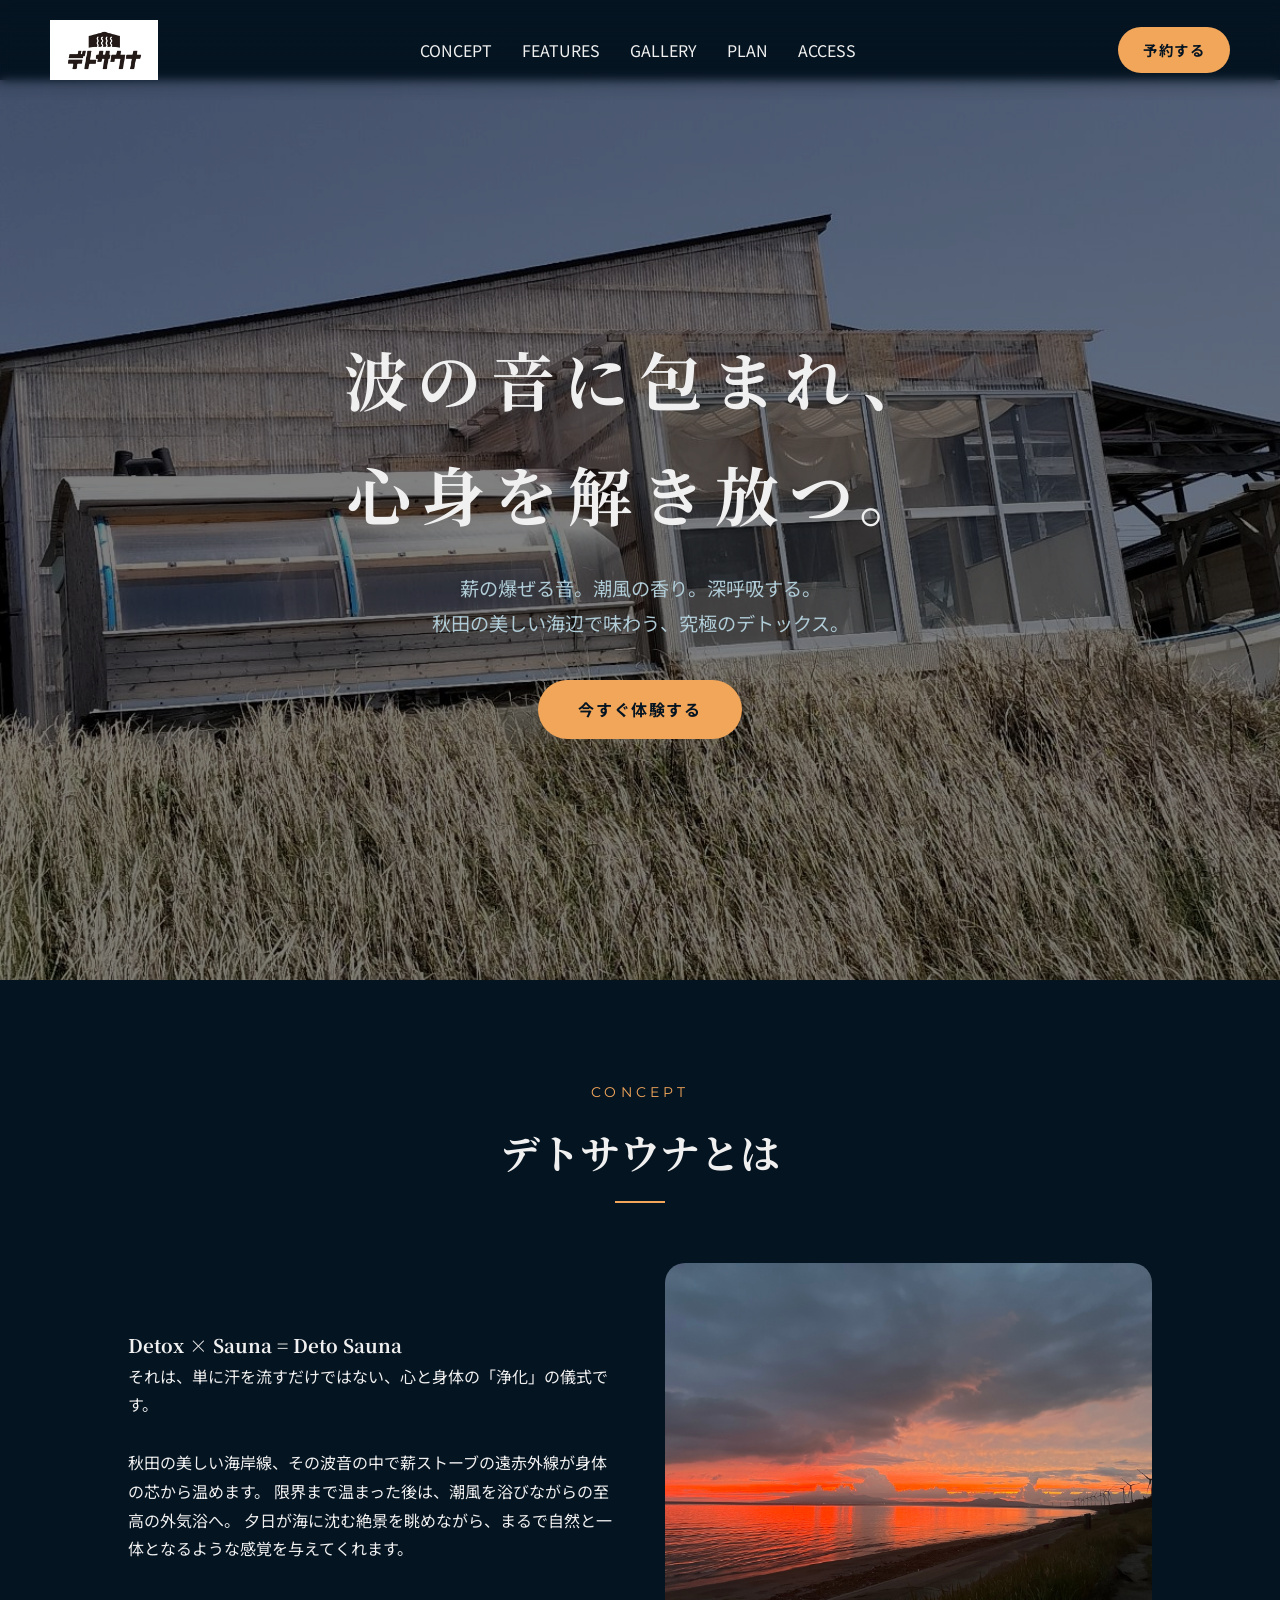
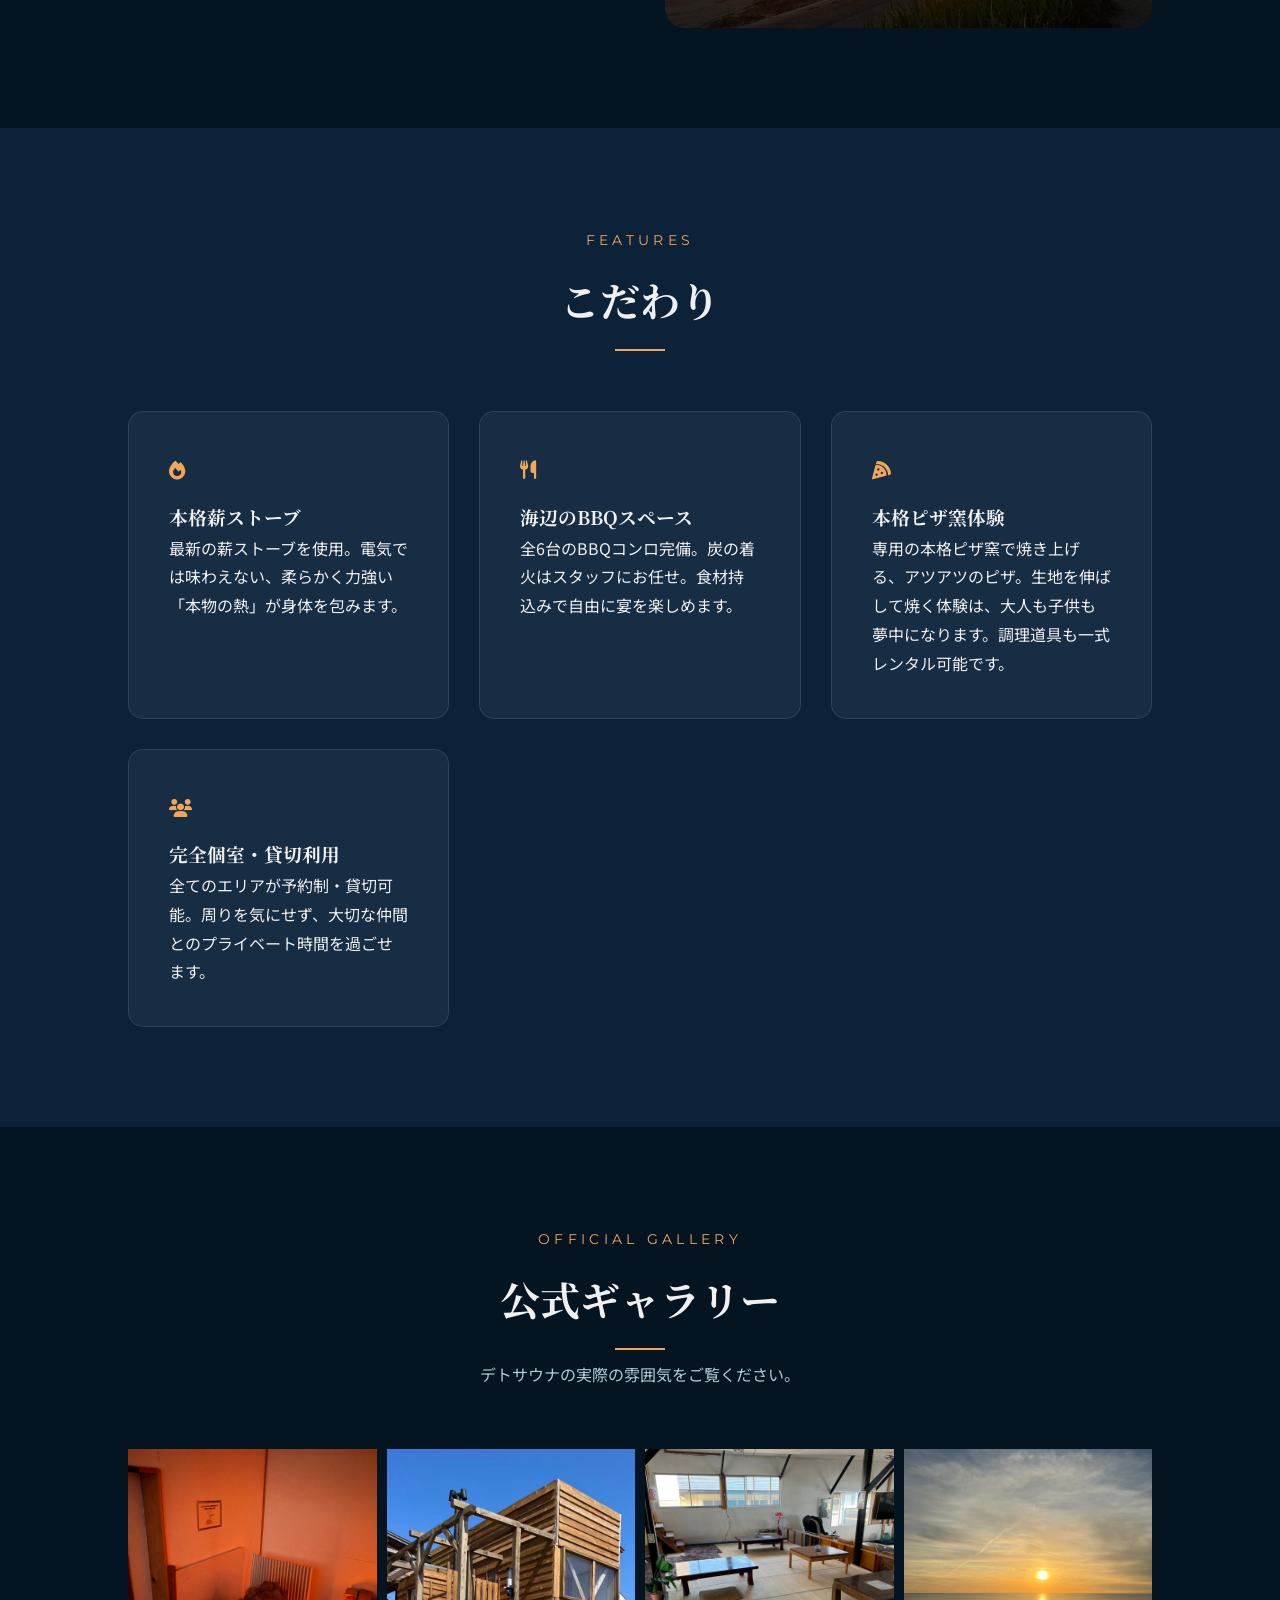
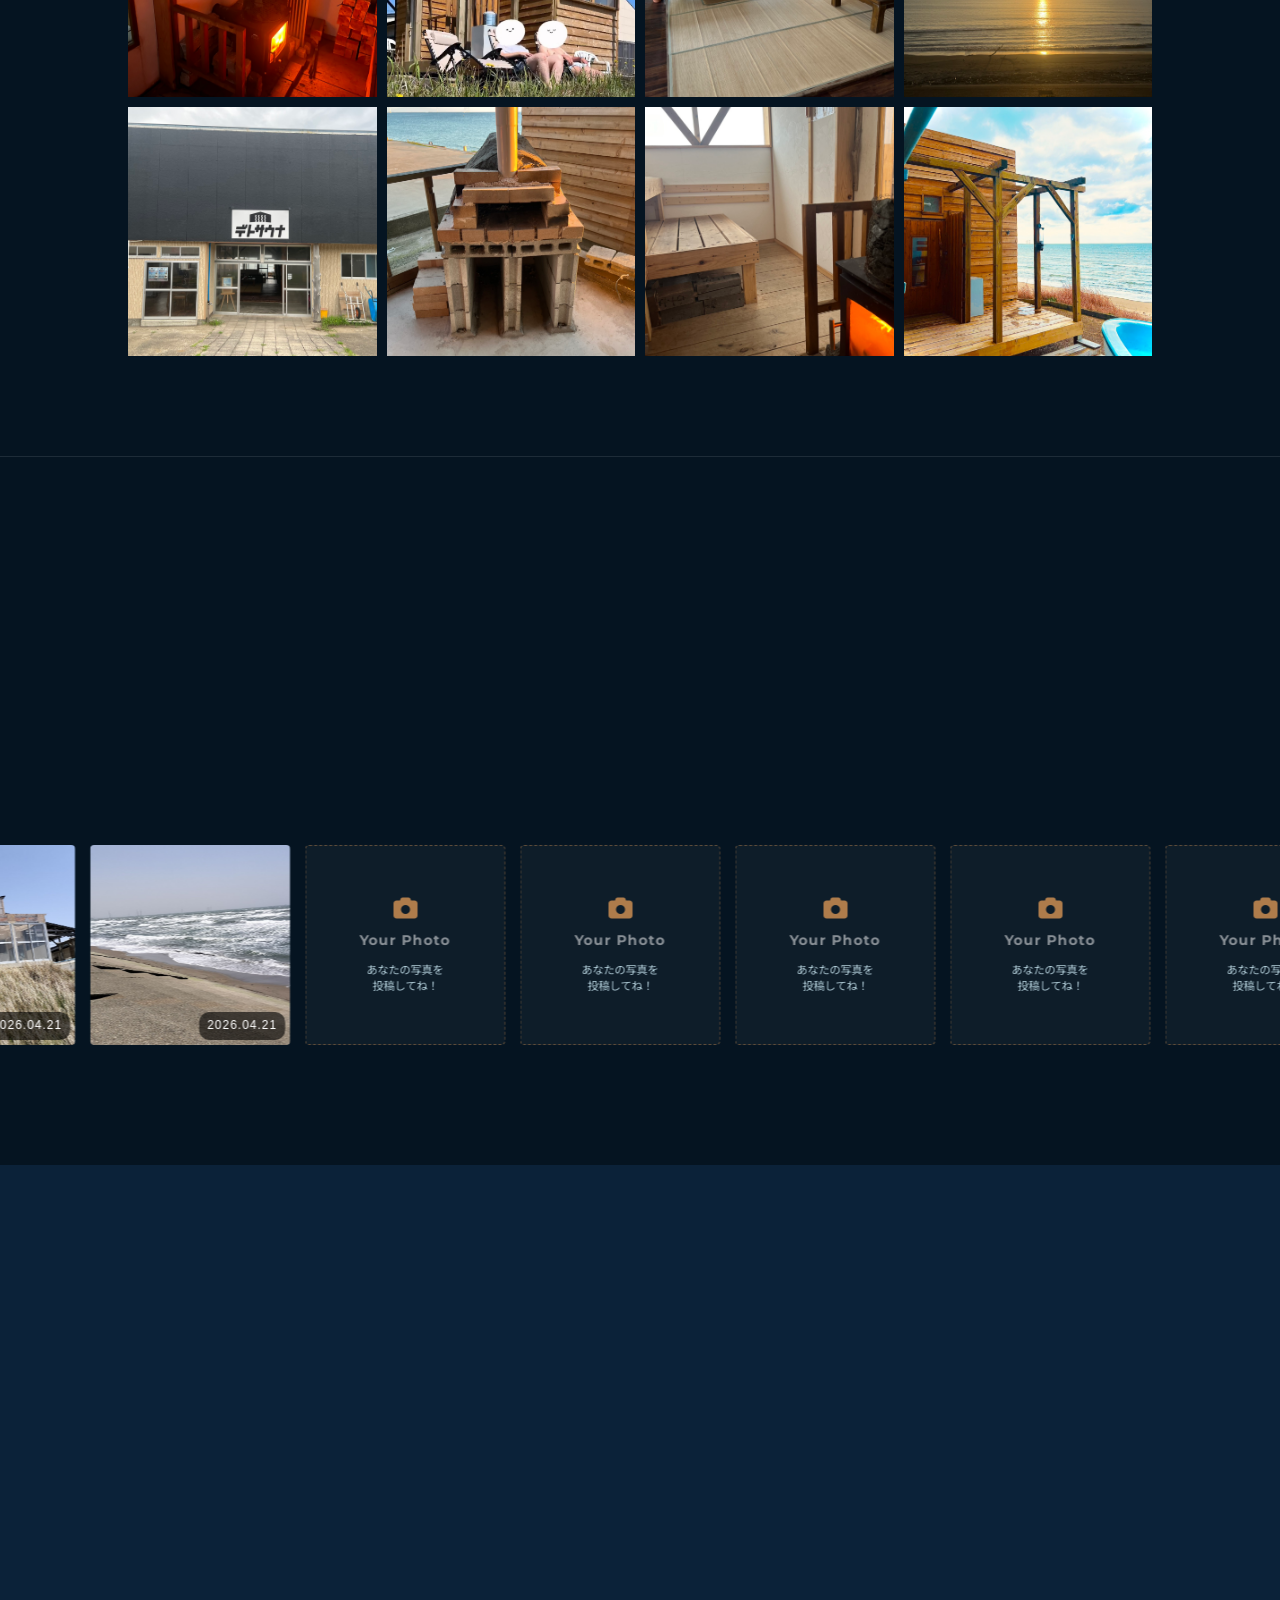
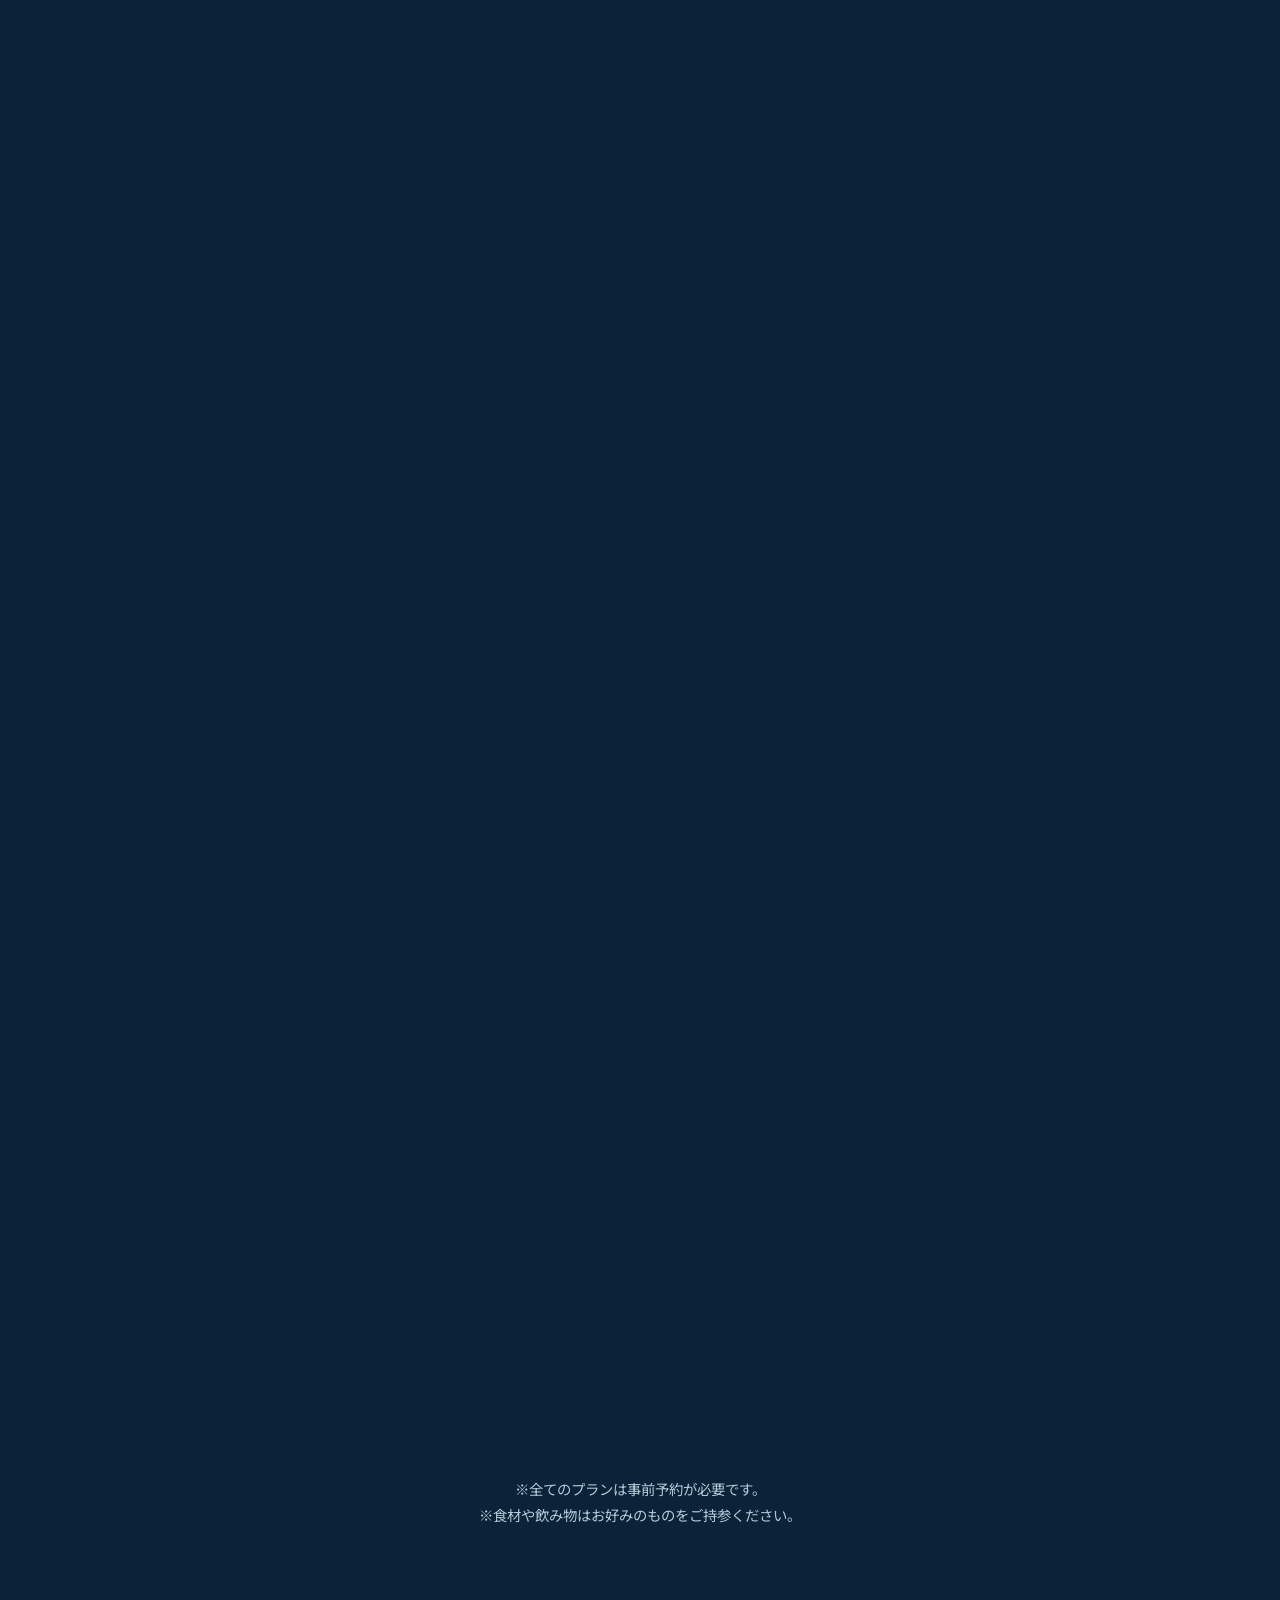
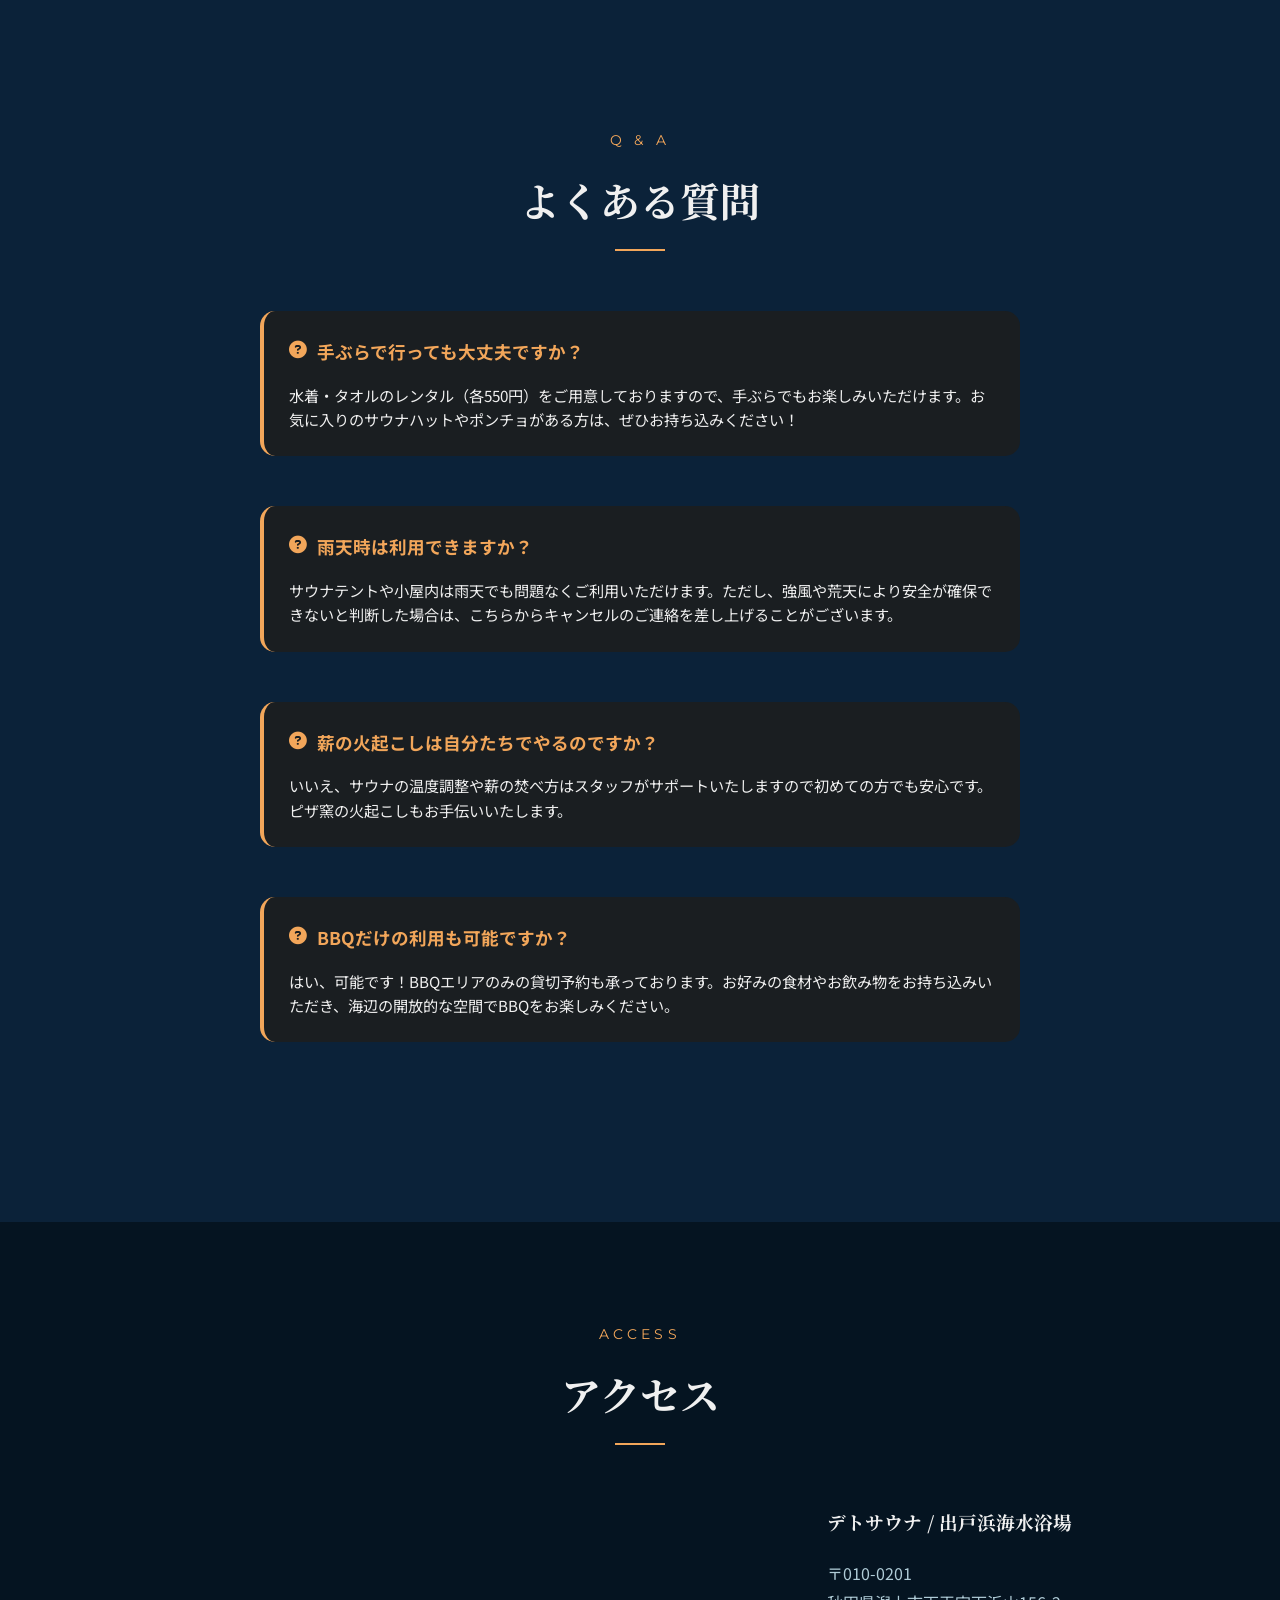
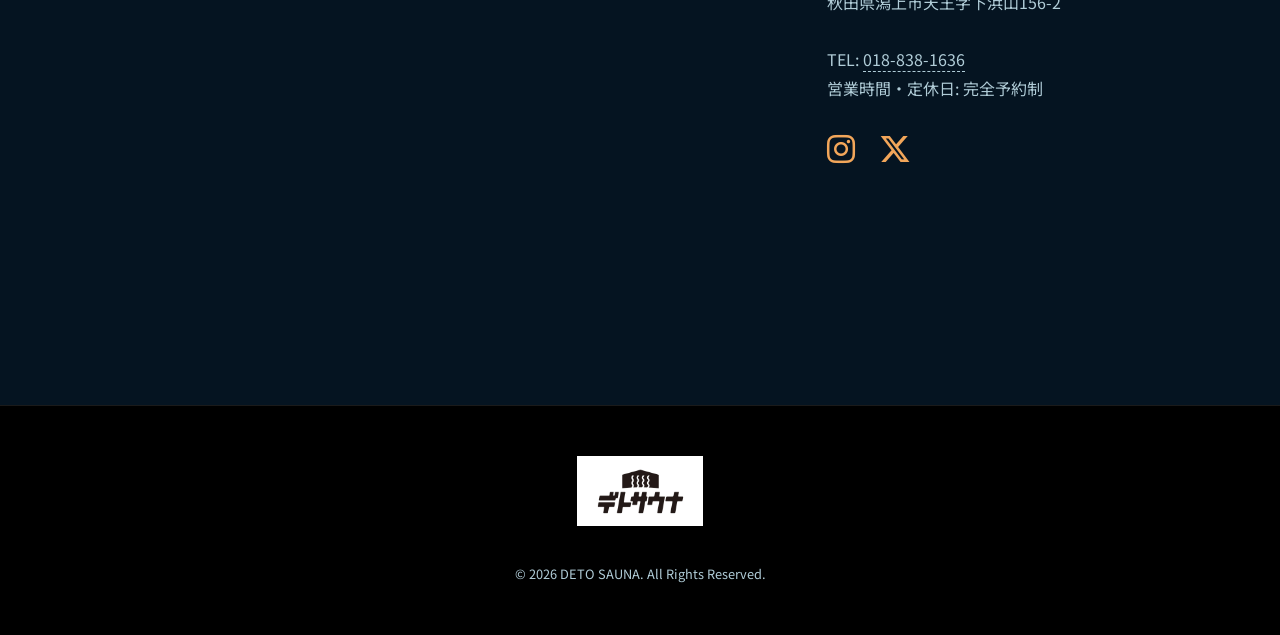
<file: index.html>
<!DOCTYPE html>
<html lang="ja">
<head>
    <meta charset="UTF-8">
    <meta name="viewport" content="width=device-width, initial-scale=1.0">
    <!--
    ╔══════════════════════════════════════════════════════╗
    ║  Crafted with passion by Chikara Suzuki             ║
    ║  HotLifePlanning × Antigravity AI                   ║
    ║  "Embrace the heat, find your inner peace."         ║
    ║  Est. 2026 — Akita, Japan                           ║
    ╚══════════════════════════════════════════════════════╝
    -->
    <title>秋田・潟上の貸切バレルサウナ｜デトサウナ｜出戸浜海水浴場で味わう究極のサウナ・BBQ・ピザ窯体験</title>
    <meta name="description" content="秋田県出戸浜の海岸線で、心身を浄化する「デトサウナ」。本格薪ストーブサウナ、海辺のBBQスペース、本格ピザ窯を完備した完全予約制のプライベート空間で、最高の休日を。">
    <meta name="keywords" content="秋田 サウナ, 出戸浜, デトサウナ, 秋田 BBQ, レンタルスペース 秋田, ピザ窯 貸出, 薪ストーブサウナ, 秋田観光">
    <meta name="author" content="ホットライフプランニング">
    <!-- 
      ========================================================
       Website Designed & Developed by ホットライフプランニング
      ========================================================
    -->

    <!-- Google検索エンジンに本物のURLを伝える -->
    <link rel="canonical" href="https://detosauna.hot-life.workers.dev/">

    <!-- アクセスしたURLが github.io だった場合のみ、本番へ転送する -->
    <script>
        if (window.location.hostname.includes("github.io")) {
            window.location.replace("https://detosauna.hot-life.workers.dev" + window.location.pathname);
        }
    </script>

    <!-- Stylesheets & Icons -->
    <link rel="stylesheet" href="css/style.css">
    <link rel="stylesheet" href="https://cdnjs.cloudflare.com/ajax/libs/font-awesome/6.5.1/css/all.min.css">
    <link rel="icon" href="detosauna_logo_page-0001.png" type="image/png">
    <link rel="apple-touch-icon" href="detosauna_logo_page-0001.png">

    <!-- SEO / SNS Tags (OGP) -->
    <meta property="og:title" content="デトサウナ | 出戸浜でサウナ・BBQ・ピザ窯を独り占め">
    <meta property="og:description" content="本格薪ストーブサウナと海辺のBBQスペース。完全予約制の貸切空間で、心身をリセットする究極のデトックス体験を。">
    <meta property="og:type" content="website">
    <meta property="og:url" content="https://detosauna.hot-life.workers.dev/">
    <meta property="og:image" content="detosauna_logo_page-0001.png">
    <meta property="og:site_name" content="デトサウナ">
    <meta name="twitter:card" content="summary_large_image">
    <meta name="twitter:title" content="デトサウナ | 究極の海辺サウナ体験">
    <meta name="twitter:description" content="サウナ、BBQ、ピザ窯。出戸浜で叶える最高のプライベートタイム。">
    <meta name="twitter:image" content="detosauna_logo_page-0001.png">

    <!-- Structured Data (JSON-LD) -->
    <script type="application/ld+json">
    {
      "@context": "https://schema.org",
      "@type": "LocalBusiness",
      "name": "デトサウナ",
      "image": "detosauna_logo_page-0001.png",
      "address": {
        "@type": "PostalAddress",
        "streetAddress": "天王字下浜山156-2",
        "addressLocality": "潟上市",
        "addressRegion": "秋田県",
        "postalCode": "010-0201",
        "addressCountry": "JP"
      },
      "geo": {
        "@type": "GeoCoordinates",
        "latitude": 39.8656,
        "longitude": 140.0075
      },
      "url": "https://detosauna.hot-life.workers.dev/",
      "telephone": "+81-18-838-1636",
      "priceRange": "¥6600 - ¥16500",
      "description": "本格薪ストーブサウナ、BBQ施設、ピザ窯を完備した完全予約制のレンタルスペース。",
      "openingHoursSpecification": [
        {
          "@type": "OpeningHoursSpecification",
          "dayOfWeek": [
            "Monday", "Tuesday", "Wednesday", "Thursday", "Friday", "Saturday", "Sunday"
          ],
          "note": "完全予約制"
        }
      ]
    }
    </script>
</head>
<body>
    <!-- Header -->
    <header>
        <div class="logo">
            <a href="#" style="display: flex; align-items: center;">
                <img src="detosauna_logo_page-0001.png" alt="DETO SAUNA" style="height: 60px; width: auto; object-fit: contain;">
            </a>
        </div>
        <nav class="nav-links">
            <a href="#about">CONCEPT</a>
            <a href="#highlights">FEATURES</a>
            <a href="#gallery">GALLERY</a>
            <a href="#price">PLAN</a>
            <a href="#access">ACCESS</a>
        </nav>
        <a href="https://reserva.be/detosauna" target="_blank" class="cta-btn" style="padding: 10px 25px; font-size: 0.9rem;">予約する</a>
    </header>

    <!-- Hero Section -->
    <section class="hero">
        <div class="hero-content">
            <h1 class="fade-up">波の音に包まれ、<br>心身を解き放つ。</h1>
            <p class="fade-up" style="transition-delay: 0.2s;">薪の爆ぜる音。潮風の香り。深呼吸する。<br>秋田の美しい海辺で味わう、究極のデトックス。</p>
            <div class="fade-up" style="transition-delay: 0.4s;">
                <a href="https://reserva.be/detosauna" target="_blank" class="cta-btn">今すぐ体験する</a>
            </div>
        </div>
    </section>

    <!-- About Section -->
    <section id="about">
        <div class="section-title fade-up">
            <span class="en-title">CONCEPT</span>
            <h2>デトサウナとは</h2>
        </div>
        <div class="about-container">
            <div class="about-text fade-up">
                <h3>Detox × Sauna = Deto Sauna</h3>
                <p>それは、単に汗を流すだけではない、心と身体の「浄化」の儀式です。<br><br>
                秋田の美しい海岸線、その波音の中で薪ストーブの遠赤外線が身体の芯から温めます。
                限界まで温まった後は、潮風を浴びながらの至高の外気浴へ。
                夕日が海に沈む絶景を眺めながら、まるで自然と一体となるような感覚を与えてくれます。</p>
            </div>
            <div class="about-img fade-up" style="transition-delay: 0.2s;">
                <!-- ギャラリーで使用していない画像をピックアップして配置しました -->
                <img src="img/line_oa_chat_260404_192652.jpg" alt="デトサウナのコンセプト">
            </div>
        </div>
    </section>

    <!-- Highlights Section -->
    <section id="highlights" style="background-color: var(--secondary-bg);">
        <div class="section-title fade-up">
            <span class="en-title">FEATURES</span>
            <h2>こだわり</h2>
        </div>
        <div class="highlight-grid">
            <div class="highlight-card fade-up" style="transition-delay: 0.1s;">
                <h3><i class="fas fa-fire" style="color: var(--accent); margin-bottom: 20px;"></i><br>本格薪ストーブ</h3>
                <p>最新の薪ストーブを使用。電気では味わえない、柔らかく力強い「本物の熱」が身体を包みます。</p>
            </div>
            <div class="highlight-card fade-up" style="transition-delay: 0.2s;">
                <h3><i class="fas fa-utensils" style="color: var(--accent); margin-bottom: 20px;"></i><br>海辺のBBQスペース</h3>
                <p>全6台のBBQコンロ完備。炭の着火はスタッフにお任せ。食材持込みで自由に宴を楽しめます。</p>
            </div>
            <div class="highlight-card fade-up" style="transition-delay: 0.3s;">
                <h3><i class="fas fa-pizza-slice" style="color: var(--accent); margin-bottom: 20px;"></i><br>本格ピザ窯体験</h3>
                <p>専用の本格ピザ窯で焼き上げる、アツアツのピザ。生地を伸ばして焼く体験は、大人も子供も夢中になります。調理道具も一式レンタル可能です。</p>
            </div>
            <div class="highlight-card fade-up" style="transition-delay: 0.4s;">
                <h3><i class="fas fa-users" style="color: var(--accent); margin-bottom: 20px;"></i><br>完全個室・貸切利用</h3>
                <p>全てのエリアが予約制・貸切可能。周りを気にせず、大切な仲間とのプライベート時間を過ごせます。</p>
            </div>
        </div>
    </section>

    <!-- Gallery Section -->
    <section id="gallery">
        <div class="section-title fade-up">
            <span class="en-title">OFFICIAL GALLERY</span>
            <h2>公式ギャラリー</h2>
            <p style="color: var(--text-sub); margin-top: 10px;">デトサウナの実際の雰囲気をご覧ください。</p>
        </div>
        <div class="insta-grid" id="random-gallery">
            <!-- js/main.js によってランダムな画像が自動挿入されます -->
        </div>
    </section>

    <!-- Guest Gallery Section -->
    <section id="guest-gallery" style="background-color: var(--primary-bg); border-top: 1px solid var(--glass-border);">
        <div class="section-title fade-up">
            <span class="en-title">GUEST MEMORIES</span>
            <h2>みんなの思い出</h2>
            <p style="color: var(--text-sub); margin-top: 10px;">お客様から投稿いただいた写真をご紹介します。</p>
            <div style="margin-top: 20px;">
                <a href="post.html" class="cta-btn" style="background: var(--white); color: var(--primary-bg); font-size: 0.9rem; padding: 10px 25px;">
                    <i class="fas fa-camera"></i> 写真を投稿する
                </a>
            </div>
        </div>
        <div class="guest-grid" id="guest-gallery-list">
            <!-- ゲストの写真はここに新着順で表示されます -->
        </div>
    </section>

    <!-- Lightbox Modal -->
    <div id="lightbox" class="lightbox" onclick="this.style.display='none'">
        <span class="close">&times;</span>
        <img class="lightbox-content" id="lightbox-img">
    </div>

    <!-- Price Section -->
    <section id="price" style="background-color: var(--secondary-bg);">
        <div class="section-title fade-up">
            <span class="en-title">PLAN & PRICE</span>
            <h2>プラン案内</h2>
            <p style="color: var(--text-sub); margin-top: 15px;">当店は完全予約制・一棟貸し切りとなります。</p>
            <p style="color: var(--accent); font-size: 0.9rem; margin-top: 5px;">※レンタル品（タオル、水着）は各1名様につき550円となります。</p>
        </div>
        
        <!-- Sauna Plans -->
        <h3 style="text-align: center; margin-bottom: 30px;" class="fade-up">【サウナ貸切】 16,500円 / 6名様まで</h3>
        <p style="text-align: center; color: var(--text-sub); margin-bottom: 40px;" class="fade-up">※ロウリュ用アロマ水、人数分のドリンクサービス付き</p>
        
        <div class="pricing" style="margin-bottom: 60px;">
            <div class="price-card fade-up" style="transition-delay: 0.1s;">
                <h4 class="price-title">小屋風タイプ</h4>
                <div class="price-value">¥16,500<span> / 一棟貸切</span></div>
                <ul class="price-features">
                    <li>のどかな小屋風サウナ</li>
                    <li>開放的な屋外水風呂</li>
                    <li>自然を感じる極上の外気浴</li>
                    <li>プライベートな癒やし空間</li>
                </ul>
                <a href="https://reserva.be/detosauna" target="_blank" class="cta-btn" style="width: 100%; text-align: center;">予約する</a>
            </div>
            <div class="price-card featured fade-up" style="transition-delay: 0.2s;">
                <h4 class="price-title">バレル風タイプ</h4>
                <div class="price-value">¥16,500<span> / 一棟貸切</span></div>
                <ul class="price-features">
                    <li>大人気の樽型サウナ</li>
                    <li>室内に水風呂を完備</li>
                    <li>水風呂は「温水」への変更可能</li>
                    <li>天候を気にせずリラックス</li>
                </ul>
                <a href="https://reserva.be/detosauna" target="_blank" class="cta-btn" style="width: 100%; text-align: center;">予約する</a>
            </div>
        </div>

        <!-- Rental Space & Options -->
        <h3 style="text-align: center; margin-bottom: 40px;" class="fade-up">【レンタルスペース / オプション】</h3>
        <div class="pricing">
            <div class="price-card fade-up" style="transition-delay: 0.3s;">
                <h4 class="price-title">BBQコンロ貸出</h4>
                <div class="price-value">¥6,600<span> / 1台（炭付）</span></div>
                <p style="font-size: 0.85rem; color: var(--text-sub); margin-bottom: 20px;">※食材持込みOK！コンロ全6台完備</p>
                <ul class="price-features">
                    <li>6名様用コンロ 1台貸出</li>
                    <li>着火済みの炭をご用意</li>
                    <li>場所代・レンタルスペース料込</li>
                    <li>海を眺めながらの最高のサ飯</li>
                </ul>
                <a href="https://reserva.be/detosauna" target="_blank" class="cta-btn" style="width: 100%; text-align: center;">予約する</a>
            </div>
            <div class="price-card fade-up" style="transition-delay: 0.4s;">
                <h4 class="price-title">ピザ窯貸出</h4>
                <div class="price-value">¥6,600<span> / 調理道具付</span></div>
                <p style="font-size: 0.85rem; color: var(--text-sub); margin-bottom: 20px;">※お好きな食材をお持ちください</p>
                <ul class="price-features">
                    <li>本格ピザ窯の利用権利</li>
                    <li>調理道具一式レンタル込</li>
                    <li>アツアツの本格ピザ作り</li>
                    <li>大人から子供まで盛り上がる</li>
                </ul>
                <a href="https://reserva.be/detosauna" target="_blank" class="cta-btn" style="width: 100%; text-align: center;">予約する</a>
            </div>
        </div>
        
        <div style="text-align: center; margin-top: 60px;" class="fade-up">
            <p style="color: var(--text-sub); font-size: 0.9rem;">
                ※全てのプランは事前予約が必要です。<br>
                ※食材や飲み物はお好みのものをご持参ください。
            </p>
        </div>
    </section>

    <!-- FAQ Section -->
    <section id="faq" style="background-color: var(--secondary-bg);">
        <div class="section-title fade-up">
            <span class="en-title">Q & A</span>
            <h2>よくある質問</h2>
        </div>
        <div class="faq-container" style="max-width: 800px; margin: 0 auto; padding: 0 20px;">
            <div class="faq-item fade-up" style="margin-bottom: 30px; background: #1a1e21; padding: 25px; border-radius: 15px; border-left: 4px solid var(--accent);">
                <h4 style="color: var(--accent); margin-bottom: 15px;"><i class="fas fa-question-circle"></i> 手ぶらで行っても大丈夫ですか？</h4>
                <p style="font-size: 0.95rem; line-height: 1.6;">水着・タオルのレンタル（各550円）をご用意しておりますので、手ぶらでもお楽しみいただけます。お気に入りのサウナハットやポンチョがある方は、ぜひお持ち込みください！</p>
            </div>
            <div class="faq-item fade-up" style="margin-bottom: 30px; background: #1a1e21; padding: 25px; border-radius: 15px; border-left: 4px solid var(--accent);">
                <h4 style="color: var(--accent); margin-bottom: 15px;"><i class="fas fa-question-circle"></i> 雨天時は利用できますか？</h4>
                <p style="font-size: 0.95rem; line-height: 1.6;">サウナテントや小屋内は雨天でも問題なくご利用いただけます。ただし、強風や荒天により安全が確保できないと判断した場合は、こちらからキャンセルのご連絡を差し上げることがございます。</p>
            </div>
            <div class="faq-item fade-up" style="margin-bottom: 30px; background: #1a1e21; padding: 25px; border-radius: 15px; border-left: 4px solid var(--accent);">
                <h4 style="color: var(--accent); margin-bottom: 15px;"><i class="fas fa-question-circle"></i> 薪の火起こしは自分たちでやるのですか？</h4>
                <p style="font-size: 0.95rem; line-height: 1.6;">いいえ、サウナの温度調整や薪の焚べ方はスタッフがサポートいたしますので初めての方でも安心です。ピザ窯の火起こしもお手伝いいたします。</p>
            </div>
            <div class="faq-item fade-up" style="margin-bottom: 30px; background: #1a1e21; padding: 25px; border-radius: 15px; border-left: 4px solid var(--accent);">
                <h4 style="color: var(--accent); margin-bottom: 15px;"><i class="fas fa-question-circle"></i> BBQだけの利用も可能ですか？</h4>
                <p style="font-size: 0.95rem; line-height: 1.6;">はい、可能です！BBQエリアのみの貸切予約も承っております。お好みの食材やお飲み物をお持ち込みいただき、海辺の開放的な空間でBBQをお楽しみください。</p>
            </div>
        </div>
    </section>

    <!-- Access Section -->
    <section id="access">
        <div class="section-title fade-up">
            <span class="en-title">ACCESS</span>
            <h2>アクセス</h2>
        </div>
        <div class="access-container fade-up">
            <div class="map-box">
                <!-- 実際の住所に基づいたGoogleマップの埋め込み -->
                <iframe src="https://maps.google.com/maps?q=秋田県潟上市天王字下浜山156-2&t=&z=14&ie=UTF8&iwloc=B&output=embed" width="100%" height="100%" style="border:0;" allowfullscreen="" loading="lazy"></iframe>
            </div>
            <div class="info-box">
                <h3>デトサウナ / 出戸浜海水浴場</h3>
                <p style="margin: 20px 0; color: var(--text-sub);">
                    〒010-0201<br>
                    秋田県潟上市天王字下浜山156-2<br><br>
                    TEL: <a href="tel:0188381636" style="color: inherit; text-decoration: none; border-bottom: 1px dashed currentColor;">018-838-1636</a><br>
                    営業時間・定休日: 完全予約制
                </p>
                <div style="margin-top: 30px;">
                    <a href="https://www.instagram.com/detosauna/" target="_blank" style="color: var(--accent); display: inline-block; margin-right: 20px;" title="Official Instagram"><i class="fab fa-instagram fa-2x"></i></a>
                    <a href="https://twitter.com/detosauna" target="_blank" style="color: var(--accent); display: inline-block;" title="Official X(Twitter)"><i class="fa-brands fa-x-twitter fa-2x"></i></a>
                </div>
            </div>
        </div>
    </section>

    <!-- Footer -->
    <footer>
        <div class="footer-logo">
            <a href="#">
                <img src="detosauna_logo_page-0001.png" alt="DETO SAUNA" style="height: 70px; width: auto; object-fit: contain;">
            </a>
        </div>
        <p class="copyright">&copy; 2026 DETO SAUNA. All Rights Reserved.</p>
    </footer>

    <script src="js/gallery_data.js"></script>
    <script src="js/main.js"></script>
</body>
</html>
</file>
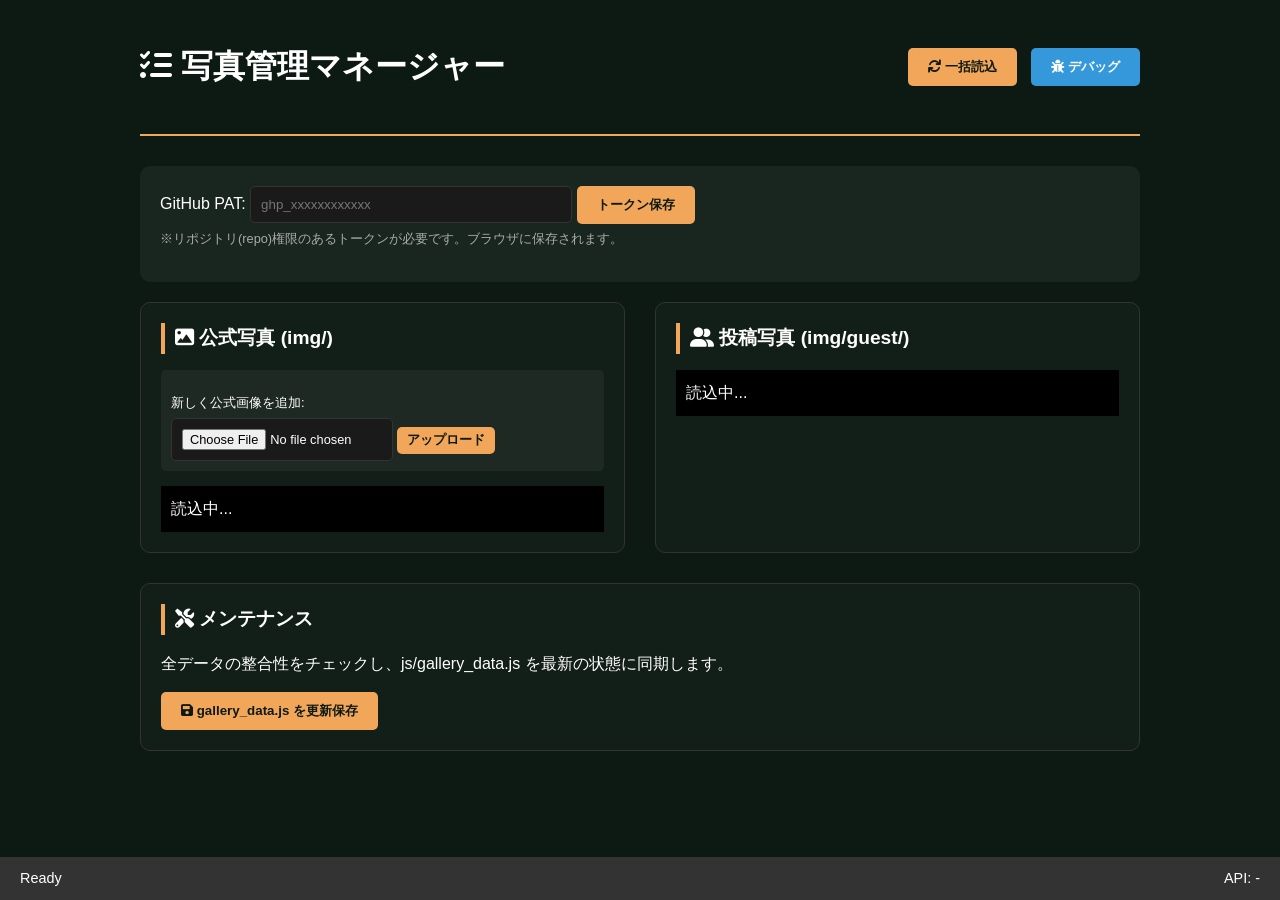
<file: manager.html>
<!DOCTYPE html>
<html lang="ja">
<head>
    <meta charset="UTF-8">
    <title>【公式】秋田デトサウナ | 写真管理マネージャー</title>
    <link rel="stylesheet" href="https://cdnjs.cloudflare.com/ajax/libs/font-awesome/6.0.0/css/all.min.css">
    <style>
        :root {
            --primary: #0d1a13;
            --accent: #f2a65a;
            --danger: #e74c3c;
            --text: #ffffff;
        }

        body {
            font-family: 'Helvetica Neue', Arial, sans-serif;
            background-color: var(--primary);
            color: var(--text);
            margin: 0;
            padding: 20px;
            line-height: 1.6;
        }

        .container {
            max-width: 1000px;
            margin: 0 auto;
        }

        header {
            display: flex;
            justify-content: space-between;
            align-items: center;
            border-bottom: 2px solid var(--accent);
            padding-bottom: 20px;
            margin-bottom: 30px;
        }

        .auth-box {
            background: rgba(255,255,255,0.05);
            padding: 20px;
            border-radius: 10px;
            margin-bottom: 20px;
        }

        input {
            background: #1a1a1a;
            border: 1px solid #333;
            color: white;
            padding: 10px;
            width: 300px;
            border-radius: 5px;
        }

        button {
            padding: 10px 20px;
            border: none;
            border-radius: 5px;
            cursor: pointer;
            font-weight: bold;
            transition: 0.3s;
        }

        .btn-primary { background: var(--accent); color: var(--primary); }
        .btn-danger { background: var(--danger); color: white; }
        .btn-debug { background: #3498db; color: white; margin-left:10px; }

        .dashboard {
            display: grid;
            grid-template-columns: 1fr 1fr;
            gap: 30px;
        }

        @media (max-width: 768px) {
            .dashboard { grid-template-columns: 1fr; }
        }

        .panel {
            background: rgba(255,255,255,0.02);
            border: 1px solid #333;
            border-radius: 10px;
            padding: 20px;
        }

        .panel h2 {
            border-left: 4px solid var(--accent);
            padding-left: 10px;
            margin-top: 0;
            font-size: 1.2rem;
        }

        .img-grid {
            display: grid;
            grid-template-columns: repeat(auto-fill, minmax(120px, 1fr));
            gap: 10px;
            margin-top: 15px;
            max-height: 400px;
            overflow-y: auto;
            padding: 10px;
            background: #000;
        }

        .img-item {
            position: relative;
            aspect-ratio: 1;
            border-radius: 5px;
            overflow: hidden;
            background: #222;
        }

        .img-item img {
            width: 100%;
            height: 100%;
            object-fit: cover;
        }

        .del-btn {
            position: absolute;
            top: 5px;
            right: 5px;
            background: var(--danger);
            color: white;
            border: none;
            border-radius: 3px;
            width: 24px;
            height: 24px;
            cursor: pointer;
            font-size: 12px;
            display: flex;
            align-items: center;
            justify-content: center;
        }

        .status-bar {
            position: fixed;
            bottom: 0;
            left: 0;
            right: 0;
            background: #333;
            padding: 10px 20px;
            font-size: 0.9rem;
            display: flex;
            justify-content: space-between;
        }

        #debug-log {
            background: #000;
            color: #0f0;
            font-family: monospace;
            padding: 10px;
            margin-top: 20px;
            border-radius: 5px;
            height: 150px;
            overflow-y: auto;
            font-size: 0.8rem;
            display: none;
        }
    </style>
</head>
<body>

<div class="container">
    <header>
        <h1><i class="fas fa-tasks"></i> 写真管理マネージャー</h1>
        <div id="repo-status">
            <button class="btn-primary" onclick="loadAllGalleries()"><i class="fas fa-sync"></i> 一括読込</button>
            <button class="btn-debug" onclick="toggleDebug()"><i class="fas fa-bug"></i> デバッグ</button>
        </div>
    </header>

    <div class="auth-box">
        <label>GitHub PAT: </label>
        <input type="password" id="gh-token" placeholder="ghp_xxxxxxxxxxxx">
        <button class="btn-primary" onclick="saveToken()">トークン保存</button>
        <p style="font-size: 0.8rem; color: #aaa; margin-top:5px;">※リポジトリ(repo)権限のあるトークンが必要です。ブラウザに保存されます。</p>
    </div>

    <div id="debug-log"></div>

    <div class="dashboard">
        <!-- 公式写真パネル -->
        <div class="panel">
            <h2><i class="fas fa-image"></i> 公式写真 (img/)</h2>
            <div style="margin:10px 0; padding:10px; background:rgba(255,255,255,0.05); border-radius:5px;">
                <p style="font-size:0.8rem; margin-bottom:5px;">新しく公式画像を追加:</p>
                <input type="file" id="official-file" style="width:200px; font-size:0.8rem;">
                <button class="btn-primary" onclick="uploadOfficial()" style="padding:5px 10px; font-size:0.8rem;">アップロード</button>
            </div>
            <div id="official-grid" class="img-grid">読込中...</div>
        </div>

        <!-- 投稿写真パネル -->
        <div class="panel">
            <h2><i class="fas fa-user-friends"></i> 投稿写真 (img/guest/)</h2>
            <div id="guest-grid" class="img-grid">読込中...</div>
        </div>
    </div>

    <div class="panel" style="margin-top: 30px;">
        <h2><i class="fas fa-tools"></i> メンテナンス</h2>
        <p>全データの整合性をチェックし、js/gallery_data.js を最新の状態に同期します。</p>
        <button class="btn-primary" onclick="syncMapping()"><i class="fas fa-save"></i> gallery_data.js を更新保存</button>
    </div>
</div>

<div class="status-bar" id="status-bar">
    <span>Ready</span>
    <span id="api-usage">API: -</span>
</div>

<script>
    const CONFIG = {
        OWNER: 'hot-life-plan',
        REPO: 'detosauna',
        BRANCH: 'main',
        JS_PATH: 'js/gallery_data.js',
        DIRS: {
            OFFICIAL: 'img',
            GUEST: 'img/guest'
        }
    };

    let logs = [];

    function log(msg) {
        const time = new Date().toLocaleTimeString();
        logs.push(`[${time}] ${msg}`);
        const logEl = document.getElementById('debug-log');
        logEl.innerHTML = logs.join('<br>');
        logEl.scrollTop = logEl.scrollHeight;
        console.log(msg);
    }

    function toggleDebug() {
        const el = document.getElementById('debug-log');
        el.style.display = el.style.display === 'none' ? 'block' : 'none';
    }

    function saveToken() {
        const token = document.getElementById('gh-token').value;
        if (token) {
            localStorage.setItem('gh_token_deto', token);
            alert('トークンを保存しました');
            loadAllGalleries();
        }
    }

    async function ghFetch(path, options = {}) {
        const token = localStorage.getItem('gh_token_deto');
        if (!token) {
            log('Error: トークンが設定されていません');
            throw new Error('No Token');
        }

        // キャッシュ破りのためのタイムスタンプを追加
        const ts = Date.now();
        const url = `https://api.github.com/repos/${CONFIG.OWNER}/${CONFIG.REPO}/contents/${path}?t=${ts}`;
        log(`Fetching: ${url}`);

        const res = await fetch(url, {
            ...options,
            headers: {
                'Authorization': `token ${token}`,
                'Accept': 'application/vnd.github.v3+json',
                'Content-Type': 'application/json',
                ...options.headers
            }
        });

        // API制限の表示
        const rateRemaining = res.headers.get('x-ratelimit-remaining');
        document.getElementById('api-usage').innerText = `API: ${rateRemaining}回残`;

        if (!res.ok) {
            const errBody = await res.text();
            log(`API Error (${res.status}): ${errBody}`);
            if (res.status === 404) return []; // フォルダなし
            throw new Error(`GH API ERROR: ${res.status}`);
        }

        return res.json();
    }

    // 公式画像のアップロード
    async function uploadOfficial() {
        const fileInput = document.getElementById('official-file');
        if (!fileInput.files || fileInput.files.length === 0) {
            alert('ファイルを選んでください');
            return;
        }

        const file = fileInput.files[0];
        const fileName = `${Date.now()}_${file.name}`;
        const path = `${CONFIG.DIRS.OFFICIAL}/${fileName}`;

        try {
            log(`公式アップロード開始: ${path}`);
            const reader = new FileReader();
            reader.onload = async (e) => {
                const base64Content = e.target.result.split(',')[1];
                await ghFetch(path, {
                    method: 'PUT',
                    body: JSON.stringify({
                        message: `Upload official photo via manager: ${fileName}`,
                        content: base64Content,
                        branch: CONFIG.BRANCH
                    })
                });
                log('アップロード成功！');
                alert('公式写真を追加しました。ギャラリーの同期を行います。');
                syncMapping(); // 追加したら自動でマッピング更新
            };
            reader.readAsDataURL(file);
        } catch (e) {
            log(`アップロードエラー: ${e.message}`);
            alert('失敗しました: ' + e.message);
        }
    }

    async function loadAllGalleries() {
        const btn = document.querySelector('button[onclick="loadAllGalleries()"]');
        const originalText = btn.innerHTML;
        try {
            btn.innerHTML = '<i class="fas fa-spinner fa-spin"></i> 読込中...';
            document.getElementById('official-grid').innerText = '通信中...';
            document.getElementById('guest-grid').innerText = '通信中...';

            log('--- 全読込開始 ---');
            const [offFiles, guestFiles] = await Promise.all([
                ghFetch(CONFIG.DIRS.OFFICIAL),
                ghFetch(CONFIG.DIRS.GUEST)
            ]);

            log(`公式: ${offFiles.length}個のアイテムを検出`);
            log(`ゲスト: ${guestFiles.length}個のアイテムを検出`);

            renderGrid(document.getElementById('official-grid'), offFiles, CONFIG.DIRS.OFFICIAL);
            renderGrid(document.getElementById('guest-grid'), guestFiles, CONFIG.DIRS.GUEST);

            document.getElementById('status-bar').firstElementChild.innerText = 'データ読込完了';
        } catch (e) {
            log(`致命的なエラー: ${e.message}`);
            alert('データの取得に失敗しました。');
        } finally {
            btn.innerHTML = originalText;
        }
    }

    function renderGrid(container, files, dirPath) {
        container.innerHTML = '';
        if (!Array.isArray(files)) {
            container.innerHTML = 'データなし';
            return;
        }

        const imgs = files.filter(f => f.type === 'file' && f.name.match(/\.(jpg|jpeg|png|webp|gif)$/i));
        
        if (imgs.length === 0) {
            container.innerHTML = '<p style="color:#aaa; font-size:0.8rem; padding:20px;">画像はありません</p>';
            return;
        }

        imgs.forEach(file => {
            const div = document.createElement('div');
            div.className = 'img-item';
            div.innerHTML = `
                <img src="${file.download_url}" alt="">
                <button class="del-btn" onclick="deletePhoto(this, '${file.path}', '${file.sha}')"><i class="fas fa-trash-alt"></i></button>
            `;
            container.appendChild(div);
        });
    }

    async function deletePhoto(btn, path, sha) {
        if (!confirm(`この写真を完全に削除しますか？\n${path}`)) return;
        const originalHtml = btn.innerHTML;
        
        try {
            btn.innerHTML = '<i class="fas fa-spinner fa-spin"></i>';
            log(`削除実行: ${path}`);
            await ghFetch(path, {
                method: 'DELETE',
                body: JSON.stringify({
                    message: `Delete photo: ${path}`,
                    sha: sha,
                    branch: CONFIG.BRANCH
                })
            });
            alert('削除しました。');
            loadAllGalleries();
        } catch (e) {
            alert('削除失敗: ' + e.message);
            btn.innerHTML = originalHtml;
        }
    }

    async function syncMapping() {
        if (!confirm(' gallery_data.js を更新してサイトを最新の状態にしますか？')) return;
        const btn = document.querySelector('button[onclick="syncMapping()"]');
        const originalText = btn.innerHTML;

        try {
            btn.innerHTML = '<i class="fas fa-spinner fa-spin"></i> 同期中...';
            log('--- 同期処理開始 ---');
            const [offFiles, guestFiles] = await Promise.all([
                ghFetch(CONFIG.DIRS.OFFICIAL),
                ghFetch(CONFIG.DIRS.GUEST)
            ]);

            const allPaths = [];
            offFiles.filter(f => f.type === 'file' && f.name.match(/\.(jpg|jpeg|png|webp|gif)$/i))
                    .forEach(f => allPaths.push(f.path));
            
            guestFiles.filter(f => f.type === 'file' && f.name.match(/\.(jpg|jpeg|png|webp|gif)$/i))
                     .forEach(f => allPaths.push(f.path));

            const jsContent = `const AVAILABLE_IMAGES = ${JSON.stringify(allPaths, null, 2)};`;
            const currentJs = await ghFetch(CONFIG.JS_PATH);
            
            await ghFetch(CONFIG.JS_PATH, {
                method: 'PUT',
                body: JSON.stringify({
                    message: "Update gallery mapping via manager",
                    content: btoa(unescape(encodeURIComponent(jsContent))),
                    sha: currentJs.sha,
                    branch: CONFIG.BRANCH
                })
            });

            alert('同期が完了しました！');
        } catch (e) {
            alert('同期失敗: ' + e.message);
        } finally {
            btn.innerHTML = originalText;
        }
    }

    // 初期化
    const savedToken = localStorage.getItem('gh_token_deto');
    if (savedToken) {
        document.getElementById('gh-token').value = savedToken;
        loadAllGalleries();
    }
</script>

</body>
</html>
</file>
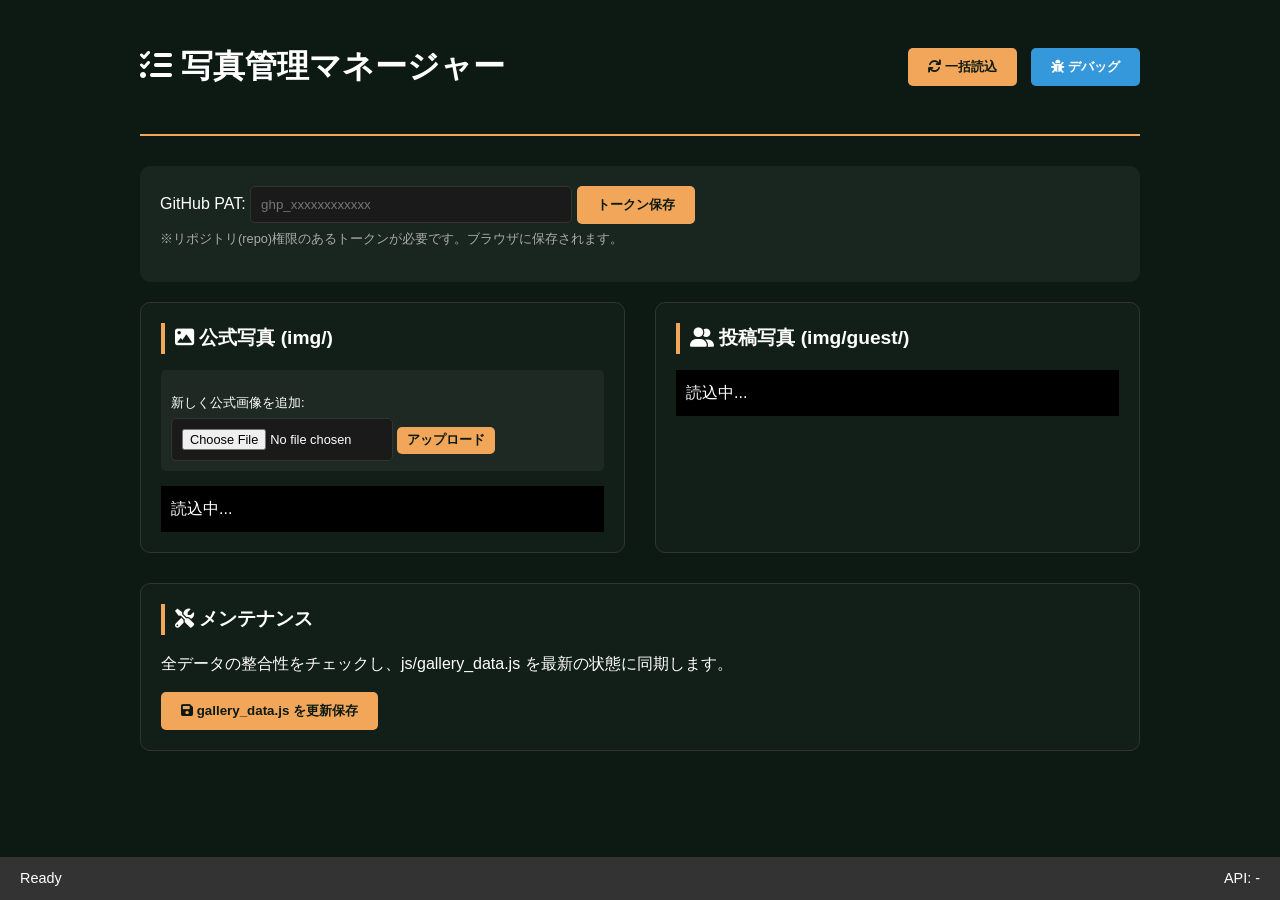
<file: photo_manager.html>
<!DOCTYPE html>
<html lang="ja">
<head>
    <meta charset="UTF-8">
    <title>【公式】秋田デトサウナ | 写真管理マネージャー</title>
    <link rel="stylesheet" href="https://cdnjs.cloudflare.com/ajax/libs/font-awesome/6.0.0/css/all.min.css">
    <style>
        :root {
            --primary: #0d1a13;
            --accent: #f2a65a;
            --danger: #e74c3c;
            --text: #ffffff;
        }

        body {
            font-family: 'Helvetica Neue', Arial, sans-serif;
            background-color: var(--primary);
            color: var(--text);
            margin: 0;
            padding: 20px;
            line-height: 1.6;
        }

        .container {
            max-width: 1000px;
            margin: 0 auto;
        }

        header {
            display: flex;
            justify-content: space-between;
            align-items: center;
            border-bottom: 2px solid var(--accent);
            padding-bottom: 20px;
            margin-bottom: 30px;
        }

        .auth-box {
            background: rgba(255,255,255,0.05);
            padding: 20px;
            border-radius: 10px;
            margin-bottom: 20px;
        }

        input {
            background: #1a1a1a;
            border: 1px solid #333;
            color: white;
            padding: 10px;
            width: 300px;
            border-radius: 5px;
        }

        button {
            padding: 10px 20px;
            border: none;
            border-radius: 5px;
            cursor: pointer;
            font-weight: bold;
            transition: 0.3s;
        }

        .btn-primary { background: var(--accent); color: var(--primary); }
        .btn-danger { background: var(--danger); color: white; }
        .btn-debug { background: #3498db; color: white; margin-left:10px; }

        .dashboard {
            display: grid;
            grid-template-columns: 1fr 1fr;
            gap: 30px;
        }

        @media (max-width: 768px) {
            .dashboard { grid-template-columns: 1fr; }
        }

        .panel {
            background: rgba(255,255,255,0.02);
            border: 1px solid #333;
            border-radius: 10px;
            padding: 20px;
        }

        .panel h2 {
            border-left: 4px solid var(--accent);
            padding-left: 10px;
            margin-top: 0;
            font-size: 1.2rem;
        }

        .img-grid {
            display: grid;
            grid-template-columns: repeat(auto-fill, minmax(120px, 1fr));
            gap: 10px;
            margin-top: 15px;
            max-height: 400px;
            overflow-y: auto;
            padding: 10px;
            background: #000;
        }

        .img-item {
            position: relative;
            aspect-ratio: 1;
            border-radius: 5px;
            overflow: hidden;
            background: #222;
        }

        .img-item img {
            width: 100%;
            height: 100%;
            object-fit: cover;
        }

        .del-btn {
            position: absolute;
            top: 5px;
            right: 5px;
            background: var(--danger);
            color: white;
            border: none;
            border-radius: 3px;
            width: 24px;
            height: 24px;
            cursor: pointer;
            font-size: 12px;
            display: flex;
            align-items: center;
            justify-content: center;
        }

        .status-bar {
            position: fixed;
            bottom: 0;
            left: 0;
            right: 0;
            background: #333;
            padding: 10px 20px;
            font-size: 0.9rem;
            display: flex;
            justify-content: space-between;
        }

        #debug-log {
            background: #000;
            color: #0f0;
            font-family: monospace;
            padding: 10px;
            margin-top: 20px;
            border-radius: 5px;
            height: 150px;
            overflow-y: auto;
            font-size: 0.8rem;
            display: none;
        }
    </style>
</head>
<body>

<div class="container">
    <header>
        <h1><i class="fas fa-tasks"></i> 写真管理マネージャー</h1>
        <div id="repo-status">
            <button class="btn-primary" onclick="loadAllGalleries()"><i class="fas fa-sync"></i> 一括読込</button>
            <button class="btn-debug" onclick="toggleDebug()"><i class="fas fa-bug"></i> デバッグ</button>
        </div>
    </header>

    <div class="auth-box">
        <label>GitHub PAT: </label>
        <input type="password" id="gh-token" placeholder="ghp_xxxxxxxxxxxx">
        <button class="btn-primary" onclick="saveToken()">トークン保存</button>
        <p style="font-size: 0.8rem; color: #aaa; margin-top:5px;">※リポジトリ(repo)権限のあるトークンが必要です。ブラウザに保存されます。</p>
    </div>

    <div id="debug-log"></div>

    <div class="dashboard">
        <!-- 公式写真パネル -->
        <div class="panel">
            <h2><i class="fas fa-image"></i> 公式写真 (img/)</h2>
            <div style="margin:10px 0; padding:10px; background:rgba(255,255,255,0.05); border-radius:5px;">
                <p style="font-size:0.8rem; margin-bottom:5px;">新しく公式画像を追加:</p>
                <input type="file" id="official-file" style="width:200px; font-size:0.8rem;">
                <button class="btn-primary" onclick="uploadOfficial()" style="padding:5px 10px; font-size:0.8rem;">アップロード</button>
            </div>
            <div id="official-grid" class="img-grid">読込中...</div>
        </div>

        <!-- 投稿写真パネル -->
        <div class="panel">
            <h2><i class="fas fa-user-friends"></i> 投稿写真 (img/guest/)</h2>
            <div id="guest-grid" class="img-grid">読込中...</div>
        </div>
    </div>

    <div class="panel" style="margin-top: 30px;">
        <h2><i class="fas fa-tools"></i> メンテナンス</h2>
        <p>全データの整合性をチェックし、js/gallery_data.js を最新の状態に同期します。</p>
        <button class="btn-primary" onclick="syncMapping()"><i class="fas fa-save"></i> gallery_data.js を更新保存</button>
    </div>
</div>

<div class="status-bar" id="status-bar">
    <span>Ready</span>
    <span id="api-usage">API: -</span>
</div>

<script>
    const CONFIG = {
        OWNER: 'hotlifeplanning',
        REPO: 'deto-sauna',
        BRANCH: 'main',
        JS_PATH: 'js/gallery_data.js',
        DIRS: {
            OFFICIAL: 'img',
            GUEST: 'img/guest'
        }
    };

    let logs = [];

    function log(msg) {
        const time = new Date().toLocaleTimeString();
        logs.push(`[${time}] ${msg}`);
        const logEl = document.getElementById('debug-log');
        logEl.innerHTML = logs.join('<br>');
        logEl.scrollTop = logEl.scrollHeight;
        console.log(msg);
    }

    function toggleDebug() {
        const el = document.getElementById('debug-log');
        el.style.display = el.style.display === 'none' ? 'block' : 'none';
    }

    function saveToken() {
        const token = document.getElementById('gh-token').value;
        if (token) {
            localStorage.setItem('gh_token_deto', token);
            alert('トークンを保存しました');
            loadAllGalleries();
        }
    }

    async function ghFetch(path, options = {}) {
        const token = localStorage.getItem('gh_token_deto');
        if (!token) {
            log('Error: トークンが設定されていません');
            throw new Error('No Token');
        }

        const url = `https://api.github.com/repos/${CONFIG.OWNER}/${CONFIG.REPO}/contents/${path}`;
        log(`Fetching: ${url}`);

        const res = await fetch(url, {
            ...options,
            headers: {
                'Authorization': `token ${token}`,
                'Accept': 'application/vnd.github.v3+json',
                'Content-Type': 'application/json',
                ...options.headers
            }
        });

        // API制限の表示
        const rateRemaining = res.headers.get('x-ratelimit-remaining');
        document.getElementById('api-usage').innerText = `API: ${rateRemaining}回残`;

        if (!res.ok) {
            const errBody = await res.text();
            log(`API Error (${res.status}): ${errBody}`);
            if (res.status === 404) return []; // フォルダなし
            throw new Error(`GH API ERROR: ${res.status}`);
        }

        return res.json();
    }

    // 公式画像のアップロード
    async function uploadOfficial() {
        const fileInput = document.getElementById('official-file');
        if (!fileInput.files || fileInput.files.length === 0) {
            alert('ファイルを選んでください');
            return;
        }

        const file = fileInput.files[0];
        const fileName = `${Date.now()}_${file.name}`;
        const path = `${CONFIG.DIRS.OFFICIAL}/${fileName}`;

        try {
            log(`公式アップロード開始: ${path}`);
            const reader = new FileReader();
            reader.onload = async (e) => {
                const base64Content = e.target.result.split(',')[1];
                await ghFetch(path, {
                    method: 'PUT',
                    body: JSON.stringify({
                        message: `Upload official photo via manager: ${fileName}`,
                        content: base64Content,
                        branch: CONFIG.BRANCH
                    })
                });
                log('アップロード成功！');
                alert('公式写真を追加しました。ギャラリーの同期を行います。');
                syncMapping(); // 追加したら自動でマッピング更新
            };
            reader.readAsDataURL(file);
        } catch (e) {
            log(`アップロードエラー: ${e.message}`);
            alert('失敗しました: ' + e.message);
        }
    }

    async function loadAllGalleries() {
        try {
            document.getElementById('official-grid').innerText = '読込中...';
            document.getElementById('guest-grid').innerText = '読込中...';

            log('--- 全読込開始 ---');
            const [offFiles, guestFiles] = await Promise.all([
                ghFetch(CONFIG.DIRS.OFFICIAL),
                ghFetch(CONFIG.DIRS.GUEST)
            ]);

            log(`公式: ${offFiles.length}個のアイテムを検出`);
            log(`ゲスト: ${guestFiles.length}個のアイテムを検出`);

            renderGrid(document.getElementById('official-grid'), offFiles, CONFIG.DIRS.OFFICIAL);
            renderGrid(document.getElementById('guest-grid'), guestFiles, CONFIG.DIRS.GUEST);

            document.getElementById('status-bar').firstElementChild.innerText = 'データ読込完了';
        } catch (e) {
            log(`致命的なエラー: ${e.message}`);
            alert('データの取得に失敗しました。デバッグログを確認してください。');
        }
    }

    function renderGrid(container, files, dirPath) {
        container.innerHTML = '';
        if (!Array.isArray(files)) {
            log(`Warn: renderGrid に配列でないデータが渡されました (${dirPath})`);
            container.innerHTML = 'データなし';
            return;
        }

        // フォルダを除き、画像のみをフィルタ
        const imgs = files.filter(f => f.type === 'file' && f.name.match(/\.(jpg|jpeg|png|webp|gif)$/i));
        
        if (imgs.length === 0) {
            container.innerHTML = '<p style="color:#aaa; font-size:0.8rem; padding:20px;">画像はありません</p>';
            return;
        }

        imgs.forEach(file => {
            const div = document.createElement('div');
            div.className = 'img-item';
            div.innerHTML = `
                <img src="${file.download_url}" alt="">
                <button class="del-btn" onclick="deletePhoto('${file.path}', '${file.sha}')"><i class="fas fa-trash-alt"></i></button>
            `;
            container.appendChild(div);
        });
    }

    async function deletePhoto(path, sha) {
        if (!confirm(`この写真を削除しますか？\n${path}`)) return;
        
        try {
            log(`削除実行: ${path}`);
            await ghFetch(path, {
                method: 'DELETE',
                body: JSON.stringify({
                    message: `Delete photo: ${path}`,
                    sha: sha,
                    branch: CONFIG.BRANCH
                })
            });
            alert('削除しました。一覧を更新します。');
            loadAllGalleries();
        } catch (e) {
            alert('削除に失敗しました: ' + e.message);
        }
    }

    async function syncMapping() {
        if (!confirm('GitHub上の全画像をスキャンし、gallery_data.js を更新しますか？')) return;

        try {
            log('--- 同期処理開始 ---');
            const [offFiles, guestFiles] = await Promise.all([
                ghFetch(CONFIG.DIRS.OFFICIAL),
                ghFetch(CONFIG.DIRS.GUEST)
            ]);

            const allPaths = [];
            // 公式（img/ 直下）
            offFiles.filter(f => f.type === 'file' && f.name.match(/\.(jpg|jpeg|png|webp|gif)$/i))
                    .forEach(f => allPaths.push(f.path));
            
            // ゲスト（img/guest/ 直下）
            guestFiles.filter(f => f.type === 'file' && f.name.match(/\.(jpg|jpeg|png|webp|gif)$/i))
                     .forEach(f => allPaths.push(f.path));

            log(`合計 ${allPaths.length} 枚の画像を検知しました。`);

            // JSファイルの中身を生成
            const jsContent = `const AVAILABLE_IMAGES = ${JSON.stringify(allPaths, null, 2)};`;
            
            // 現在のJSファイルのSHAを取得
            const currentJs = await ghFetch(CONFIG.JS_PATH);
            const sha = currentJs.sha;

            // アップロード
            log('gallery_data.js を送信中...');
            await ghFetch(CONFIG.JS_PATH, {
                method: 'PUT',
                body: JSON.stringify({
                    message: "Update gallery mapping via manager",
                    content: btoa(unescape(encodeURIComponent(jsContent))),
                    sha: sha,
                    branch: CONFIG.BRANCH
                })
            });

            alert('自動同期が完了しました！サイトに反映されるまで数分かかる場合があります。');
        } catch (e) {
            alert('同期失敗: ' + e.message);
        }
    }

    // 初期化
    const savedToken = localStorage.getItem('gh_token_deto');
    if (savedToken) {
        document.getElementById('gh-token').value = savedToken;
        loadAllGalleries();
    }
</script>

</body>
</html>
</file>
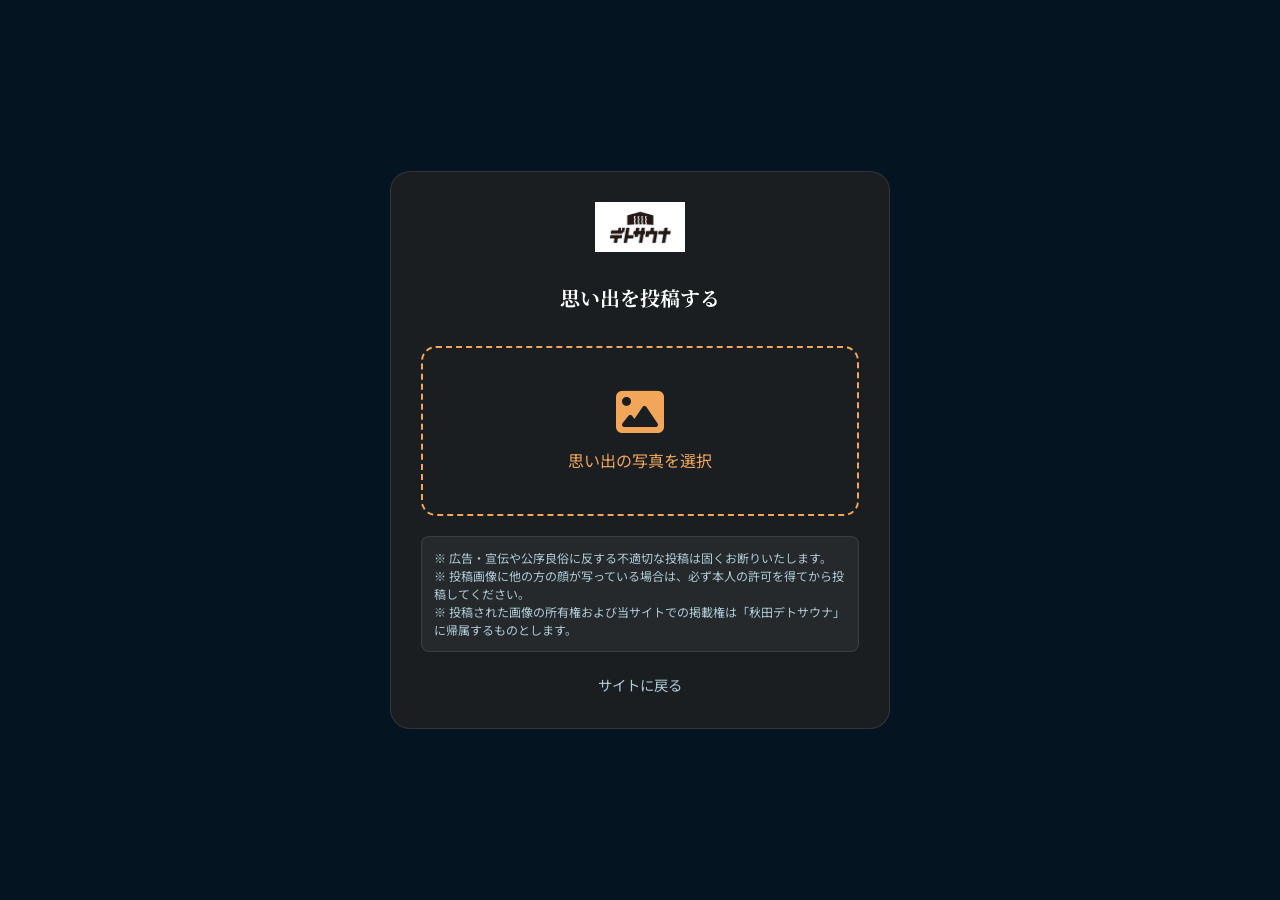
<file: post.html>
<!DOCTYPE html>
<html lang="ja">
<head>
    <meta charset="UTF-8">
    <meta name="viewport" content="width=device-width, initial-scale=1.0">
    <title>思い出を投稿する | デトサウナ</title>
    <link rel="stylesheet" href="css/style.css">
    <link rel="stylesheet" href="https://cdnjs.cloudflare.com/ajax/libs/font-awesome/6.5.1/css/all.min.css">
    <style>
        body { background: #051421; display: flex; align-items: center; justify-content: center; min-height: 100vh; padding: 20px; }
        .post-card { background: #1a1e21; padding: 30px; border-radius: 20px; width: 100%; max-width: 500px; text-align: center; border: 1px solid rgba(255,255,255,0.1); }
        .logo-small { height: 50px; margin-bottom: 20px; }
        h1 { font-size: 1.25rem; margin-bottom: 30px; color: #fff; }
        #drop-area { border: 2px dashed #f2a65a; border-radius: 15px; padding: 40px 20px; cursor: pointer; color: #f2a65a; margin-bottom: 20px; transition: 0.3s; }
        #drop-area:hover { background: rgba(242, 166, 90, 0.1); }
        #preview { width: 100%; border-radius: 10px; display: none; margin-bottom: 20px; }
        .btn-send { background: #f2a65a; color: #051421; width: 100%; padding: 15px; border: none; border-radius: 50px; font-weight: bold; font-size: 1rem; cursor: pointer; display: none; }
        .back-link { margin-top: 20px; display: block; color: #b0ccd7; font-size: 0.9rem; }
        #loading { display: none; color: #f2a65a; margin-top: 10px; }
        .spinner { animation: spin 1s linear infinite; display: inline-block; margin-right: 8px; }
        @keyframes spin { 100% { transform: rotate(360deg); } }
        .disclaimer { font-size: 0.75rem; color: #b0ccd7; text-align: left; margin-bottom: 20px; padding: 12px; background: rgba(255, 255, 255, 0.05); border-radius: 8px; line-height: 1.5; border: 1px solid rgba(255,255,255,0.1); }
    </style>
</head>
<body>

<div class="post-card">
    <img src="detosauna_logo_page-0001.png" class="logo-small" alt="DETO SAUNA">
    <h1>思い出を投稿する</h1>

    <div id="drop-area">
        <i class="fas fa-image fa-3x" style="margin-bottom: 10px;"></i>
        <p style="margin:0">思い出の写真を選択</p>
        <input type="file" id="file-input" style="display:none" accept="image/*">
    </div>

    <img id="preview" alt="プレビュー">
    
    <div class="disclaimer">
        ※ 広告・宣伝や公序良俗に反する不適切な投稿は固くお断りいたします。<br>
        ※ 投稿画像に他の方の顔が写っている場合は、必ず本人の許可を得てから投稿してください。<br>
        ※ 投稿された画像の所有権および当サイトでの掲載権は「秋田デトサウナ」に帰属するものとします。
    </div>
    
    <button id="send-btn" class="btn-send">同意して投稿する</button>
    <div id="loading"><i class="fas fa-spinner spinner"></i> 投稿中...</div>
    
    <a href="index.html" class="back-link">サイトに戻る</a>
</div>

<script>
    // 【重要】作成したWorkerのURLに書き換えてください
    const API_ENDPOINT = 'https://detosauna-api.hot-life.workers.dev/';

    const dropArea = document.getElementById('drop-area');
    const fileInput = document.getElementById('file-input');
    const preview = document.getElementById('preview');
    const sendBtn = document.getElementById('send-btn');
    const loading = document.getElementById('loading');

    let processedImageBase64 = '';

    dropArea.onclick = () => fileInput.click();

    fileInput.onchange = (e) => {
        const file = e.target.files[0];
        if (!file) return;

        const reader = new FileReader();
        reader.onload = (event) => {
            const img = new Image();
            img.onload = () => {
                // 自動リサイズ処理 (最大横幅1200px)
                const canvas = document.createElement('canvas');
                let width = img.width;
                let height = img.height;
                const MAX_WIDTH = 1200;

                if (width > MAX_WIDTH) {
                    height *= MAX_WIDTH / width;
                    width = MAX_WIDTH;
                }

                canvas.width = width;
                canvas.height = height;
                const ctx = canvas.getContext('2d');
                ctx.drawImage(img, 0, 0, width, height);

                processedImageBase64 = canvas.toDataURL('image/jpeg', 0.8).split(',')[1];
                preview.src = canvas.toDataURL('image/jpeg');
                preview.style.display = 'block';
                dropArea.style.display = 'none';
                sendBtn.style.display = 'block';
            };
            img.src = event.target.result;
        };
        reader.readAsDataURL(file);
    };

    sendBtn.onclick = async () => {
        if (!processedImageBase64) return;

        sendBtn.style.display = 'none';
        loading.style.display = 'block';

        try {
            const res = await fetch(API_ENDPOINT, {
                method: 'POST',
                body: JSON.stringify({
                    image: processedImageBase64,
                    filename: 'guest_photo.jpg'
                })
            });

            if (res.ok) {
                alert('投稿ありがとうございます！反映まで数分お待ちください。');
                window.location.href = 'index.html';
            } else {
                const errData = await res.json().catch(() => ({}));
                throw new Error(errData.error || `Upload failed (Status: ${res.status})`);
            }
        } catch (e) {
            alert('投稿に失敗しました。\n詳細: ' + e.message + '\n\n時間をおいて再度お試しください。');
            sendBtn.style.display = 'block';
            loading.style.display = 'none';
        }
    };
</script>

</body>
</html>
</file>
<file: css/style.css>
@import url('https://fonts.googleapis.com/css2?family=Noto+Sans+JP:wght@300;400;700&family=Noto+Serif+JP:wght@600;900&family=Montserrat:wght@300;600&display=swap');

:root {
    --primary-bg: #051421; /* 深い海のようなネイビーブルー */
    --secondary-bg: #0b2239; /* 少し明るいネイビー */
    --accent: #f2a65a; /* 夕日を思わせるサンセットオレンジ */
    --text-main: #f0f0f0;
    --text-sub: #b0ccd7; /* ライトスチールブルーに変更して海っぽく */
    --white: #ffffff;
    --glass: rgba(255, 255, 255, 0.05);
    --glass-border: rgba(255, 255, 255, 0.1);
}

* {
    margin: 0;
    padding: 0;
    box-sizing: border-box;
}

section {
    scroll-margin-top: 100px; /* アンカーリンクで飛んだ時にヘッダーに隠れないようにする */
}

body {
    background-color: var(--primary-bg);
    color: var(--text-main);
    font-family: 'Noto Sans JP', sans-serif;
    line-height: 1.8;
    overflow-x: hidden;
    padding-top: 80px; /* 固定ヘッダー分の余白を追加 */
}

h1, h2, h3 {
    font-family: 'Noto Serif JP', serif;
}

ul {
    list-style: none;
}

a {
    text-decoration: none;
    color: inherit;
    transition: 0.3s;
}

/* Scroll Animation Classes */
.fade-up {
    opacity: 0;
    transform: translateY(30px);
    transition: 0.8s cubic-bezier(0.2, 0.8, 0.2, 1);
}

.fade-up.active {
    opacity: 1;
    transform: translateY(0);
}

/* Header */
header {
    position: fixed;
    top: 0;
    width: 100%;
    padding: 20px 50px;
    display: flex;
    justify-content: space-between;
    align-items: center;
    z-index: 1000;
    background: linear-gradient(to bottom, rgba(5, 20, 33, 0.8), transparent);
    backdrop-filter: blur(5px);
}

.logo {
    font-size: 1.5rem;
    font-weight: 900;
    letter-spacing: 0.1em;
    color: var(--accent);
}

.nav-links {
    display: flex;
    gap: 30px;
}

.nav-links a:hover {
    color: var(--accent);
}

.cta-btn.nav-btn {
    display: block;
}

/* Hero Section */
.hero {
    height: 100vh;
    width: 100%;
    display: flex;
    justify-content: center;
    align-items: center;
    text-align: center;
    position: relative;
    overflow: hidden;
}

.hero::before {
    content: '';
    position: absolute;
    top: 0; left: 0; width: 100%; height: 100%;
    /* JSでランダムな画像を --hero-bg にセットします。JSオフの場合はフォールバック画像が表示されます。 */
    background-image: var(--hero-bg, url('../img/line_oa_chat_260404_192654.jpg'));
    background-size: cover;
    background-position: center;
    filter: brightness(0.5);
    z-index: -1;
}

.hero-content h1 {
    font-size: 4rem;
    margin-bottom: 20px;
    letter-spacing: 0.15em;
    word-break: keep-all;
}

.hero-content p {
    font-size: 1.2rem;
    margin-bottom: 40px;
    color: var(--text-sub);
}

.cta-btn {
    display: inline-block;
    padding: 15px 40px;
    background: var(--accent);
    color: var(--primary-bg);
    font-weight: bold;
    border-radius: 50px;
    letter-spacing: 0.1em;
}

.cta-btn:hover {
    transform: translateY(-5px);
    box-shadow: 0 10px 20px rgba(212, 175, 55, 0.3);
}

/* Common Section Style */
section {
    padding: 100px 10%;
}

.section-title {
    text-align: center;
    margin-bottom: 60px;
}

.section-title h2 {
    font-size: 2.5rem;
    display: inline-block;
    position: relative;
    padding-bottom: 15px;
}

.section-title h2::after {
    content: '';
    position: absolute;
    bottom: 0; left: 50%; width: 50px; height: 2px;
    background: var(--accent);
    transform: translateX(-50%);
}

.en-title {
    display: block;
    font-family: 'Montserrat', sans-serif;
    font-size: 0.9rem;
    color: var(--accent);
    letter-spacing: 0.3em;
    margin-bottom: 10px;
}

/* About Section */
.about-container {
    display: flex;
    gap: 50px;
    align-items: center;
}

.about-text {
    flex: 1;
}

.about-img {
    flex: 1;
    border-radius: 20px;
    overflow: hidden;
    position: relative;
}

.about-img img {
    width: 100%;
    height: auto;
    display: block;
}

/* Highlights Grid */
.highlight-grid {
    display: grid;
    grid-template-columns: repeat(auto-fit, minmax(300px, 1fr));
    gap: 30px;
}

.highlight-card {
    background: var(--glass);
    border: 1px solid var(--glass-border);
    padding: 40px;
    border-radius: 15px;
    transition: 0.3s;
}

.highlight-card:hover {
    background: rgba(255, 255, 255, 0.08);
    transform: translateY(-10px);
}

/* Instagram Section */
.insta-grid {
    display: grid;
    grid-template-columns: repeat(4, 1fr);
    gap: 10px;
}

.insta-item {
    aspect-ratio: 1/1;
    overflow: hidden;
    position: relative;
}

.insta-item img {
    width: 100%;
    height: 100%;
    object-fit: cover;
    transition: 0.5s;
}

.insta-overlay {
    position: absolute;
    top: 0; left: 0; width: 100%; height: 100%;
    background: rgba(0,0,0,0.6);
    display: flex;
    flex-direction: column;
    justify-content: center;
    align-items: center;
    opacity: 0;
    transition: 0.3s;
}

.insta-item:hover .insta-overlay {
    opacity: 1;
}

.insta-item:hover img {
    transform: scale(1.1);
}

.insta-info {
    font-size: 0.9rem;
    color: var(--white);
}

/* Guest Gallery Slider (Global) - 画面幅いっぱいに安全に展開 */
.guest-grid {
    position: relative;
    width: 100vw;
    margin-left: calc(50% - 50vw);
    left: 0;
    overflow: hidden;
    min-height: 215px;
    padding-bottom: 20px;
    /* ドラッグ中にテキスト選択されないようにする */
    user-select: none;
    -webkit-user-select: none;
    cursor: grab; /* 掴めることを示す手袋アイコン */
    touch-action: pan-y; /* ★縦スクロールを許可、横はJSで制御 */
}

.guest-grid:active {
    cursor: grabbing; /* 掴んでいる間のアイコン */
}

/* スクロールバー非表示 */
.guest-grid::-webkit-scrollbar {
    display: none;
}

/* JSが作成するスライドトラック */
.slider-inner {
    display: flex;
    gap: 15px;
    will-change: transform;
    padding: 0 15px; /* 両端に少し余白 */
}

.guest-item {
    flex: 0 0 200px;
    aspect-ratio: 1/1;
    overflow: hidden;
    cursor: pointer;
    border-radius: 4px;
    position: relative;
}

.guest-date {
    position: absolute;
    bottom: 5px;
    right: 5px;
    background: rgba(0,0,0,0.6);
    color: white;
    font-size: 0.75rem;
    padding: 3px 8px;
    border-radius: 10px;
    font-family: 'Helvetica Neue', sans-serif;
    letter-spacing: 1px;
    pointer-events: none; /* クリックの邪魔にならないように */
}

.guest-item img {
    width: 100%;
    height: 100%;
    object-fit: cover;
    transition: 0.3s;
}

.guest-item:hover img {
    filter: brightness(1.2);
}

/* Guest Gallery Placeholders */
.guest-item.placeholder {
    background: rgba(255, 255, 255, 0.04);
    border: 1.5px dashed rgba(242, 166, 90, 0.35);
    display: flex;
    justify-content: center;
    align-items: center;
    text-align: center;
    box-sizing: border-box;
    cursor: default; /* これで指マークが出なくなります */
    transition: background 0.3s, border-color 0.3s;
}

.guest-item.placeholder:hover {
    border-color: rgba(242, 166, 90, 0.5); /* 枠を少し光らせる程度に */
}

.placeholder-content {
    color: rgba(255, 255, 255, 0.5);
    padding: 10px;
    display: flex;
    flex-direction: column;
    gap: 8px;
    align-items: center;
    pointer-events: none;
}

.placeholder-content i {
    font-size: 1.5rem;
    color: var(--accent);
    opacity: 0.7;
}

.placeholder-content span {
    font-family: 'Montserrat', sans-serif;
    font-weight: bold;
    font-size: 0.9rem;
    letter-spacing: 1px;
}

.placeholder-content p {
    font-size: 0.7rem;
    margin: 0;
    line-height: 1.4;
    color: var(--text-sub);
}

/* Lightbox */
.lightbox {
    display: none;
    position: fixed;
    z-index: 2000;
    top: 0; left: 0; width: 100%; height: 100%;
    background-color: rgba(0,0,0,0.95);
    justify-content: center;
    align-items: center;
}

.lightbox-content {
    max-width: 98%;
    max-height: 95%;
    border-radius: 10px;
    box-shadow: 0 0 50px rgba(0,0,0,0.5);
}

.lightbox .close {
    position: absolute;
    top: 20px; right: 30px;
    color: #fff;
    font-size: 40px;
    font-weight: bold;
    cursor: pointer;
}

/* Pricing Card */
.pricing {
    display: flex;
    justify-content: center;
    gap: 30px;
    flex-wrap: wrap;
}

.price-card {
    background: var(--glass);
    border: 1px solid var(--glass-border);
    padding: 50px 40px;
    border-radius: 30px;
    width: 350px;
    text-align: center;
    position: relative;
    backdrop-filter: blur(10px);
}

.price-card.featured {
    border: 1px solid var(--accent);
    box-shadow: 0 0 30px rgba(212, 175, 55, 0.1);
}

.price-card.featured::before {
    content: 'RECOMMENDED';
    position: absolute;
    top: 20px; right: -20px;
    background: var(--accent);
    color: var(--primary-bg);
    padding: 5px 20px;
    font-size: 0.7rem;
    font-weight: bold;
    transform: rotate(45deg);
}

.price-title {
    font-size: 1.8rem;
    margin-bottom: 20px;
}

.price-value {
    font-size: 2.5rem;
    color: var(--accent);
    font-family: 'Montserrat', sans-serif;
    margin-bottom: 30px;
}

.price-features {
    text-align: left;
    margin-bottom: 40px;
}

.price-features li {
    margin-bottom: 10px;
    padding-left: 20px;
    position: relative;
}

.price-features li::before {
    content: '✓';
    position: absolute;
    left: 0;
    color: var(--accent);
}

/* Access */
.access-container {
    display: flex;
    gap: 50px;
}

.map-box {
    flex: 2;
    height: 400px;
    border-radius: 20px;
    overflow: hidden;
}

.info-box {
    flex: 1;
}

/* Footer */
footer {
    padding: 50px 10%;
    background: #000;
    text-align: center;
    border-top: 1px solid var(--glass-border);
}

.footer-logo {
    font-size: 2rem;
    color: var(--accent);
    margin-bottom: 20px;
}

.copyright {
    color: var(--text-sub);
    font-size: 0.8rem;
}

/* Responsive */
@media (max-width: 768px) {
    header {
        padding: 20px;
    }
    .nav-links {
        display: none;
    }
    .hero-content h1 {
        font-size: 2.5rem;
    }
    .about-container, .access-container {
        flex-direction: column;
    }
    .insta-grid {
        grid-template-columns: repeat(2, 1fr);
    }
    .price-card {
        width: 100%;
        box-sizing: border-box;
    }
    section {
        padding: 60px 5%;
    }
    .hero-content h1 {
        font-size: 2.2rem;
        padding-top: 20px; /* ロゴとの重なり防止 */
    }

    /* Guest Gallery Slider - Mobile Reset */
    .guest-grid {
        width: 100vw !important;
        margin-left: calc(50% - 50vw) !important;
        left: 0 !important;
        padding-left: 0;
        padding-right: 0;
    }
    
    .guest-item {
        flex: 0 0 160px;
    }
}

/* FAQ Section */
#faq {
    padding-bottom: 150px;
}
.faq-container {
    display: flex;
    flex-direction: column;
    gap: 20px;
}
.faq-item h4 {
    display: flex;
    align-items: flex-start;
    gap: 10px;
    font-size: 1.1rem;
    font-family: 'Noto Sans JP', sans-serif;
}
.faq-item i {
    margin-top: 5px;
}
</file>
